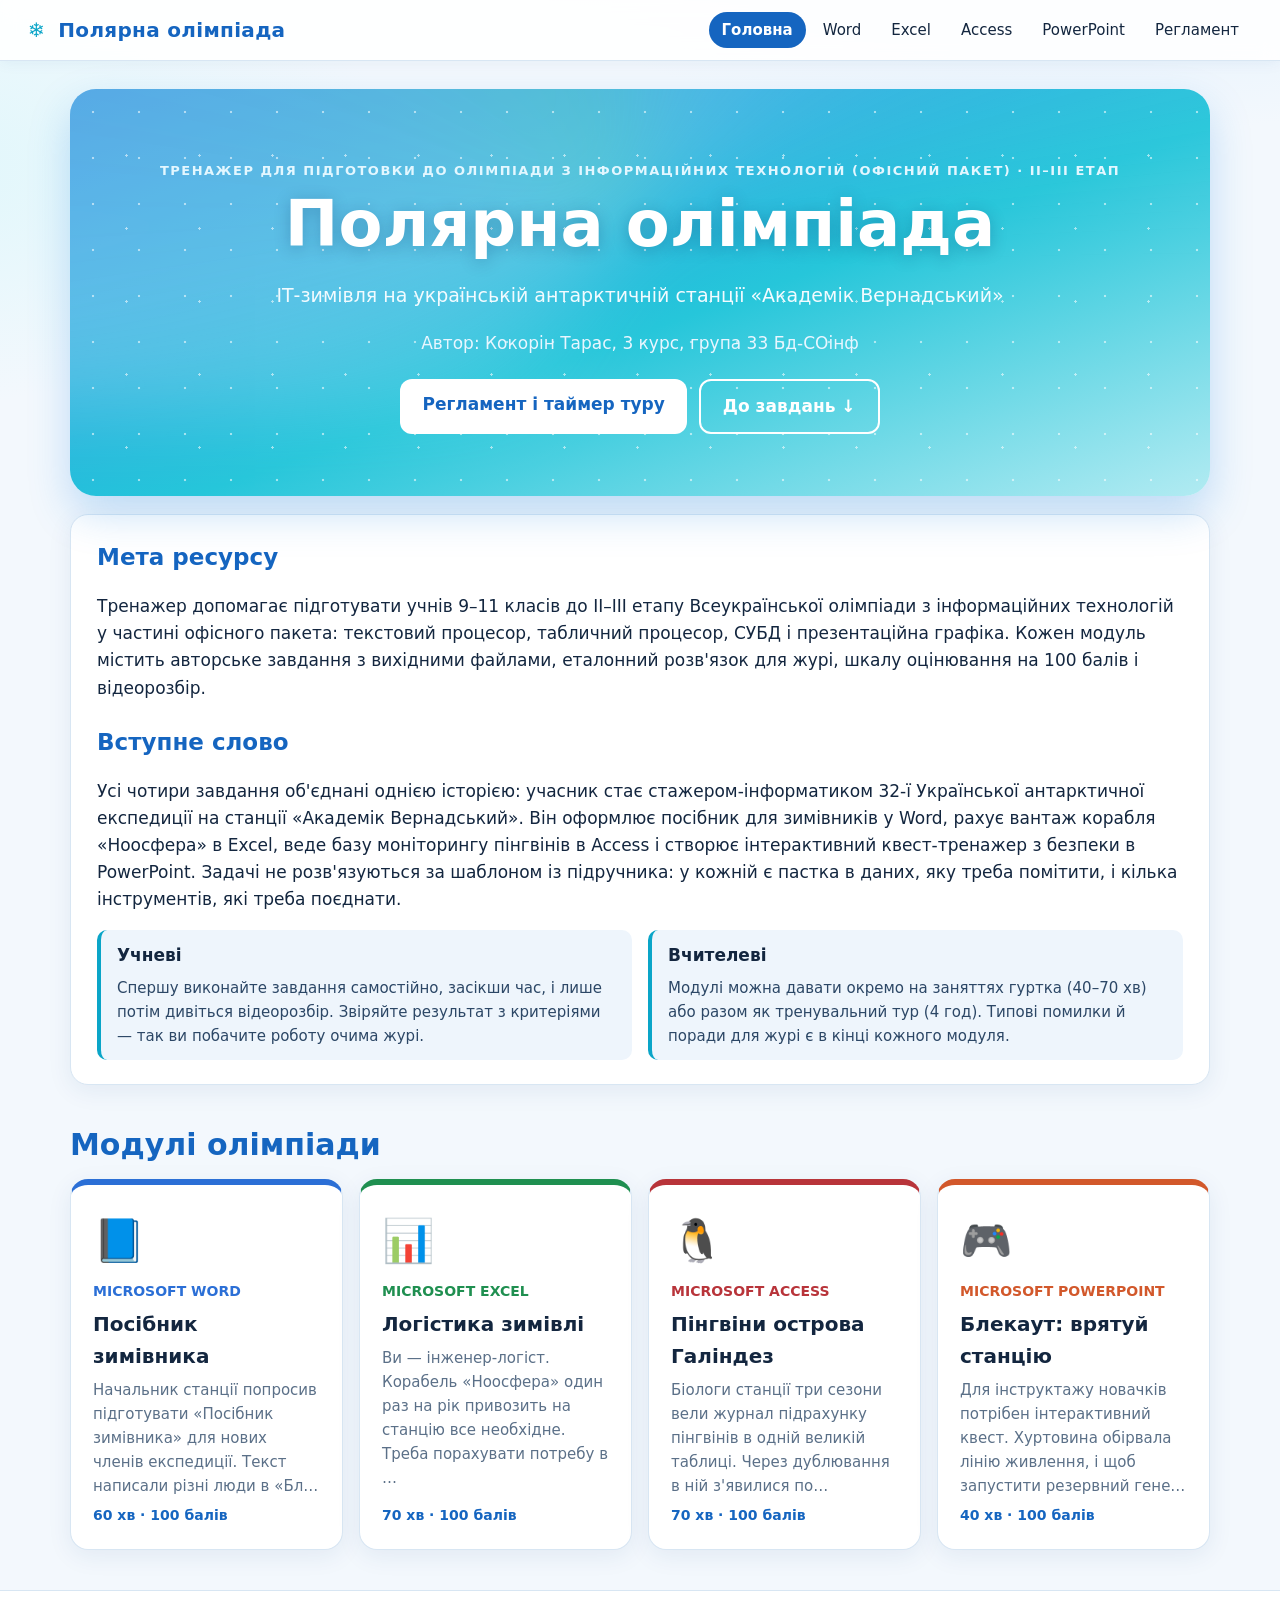
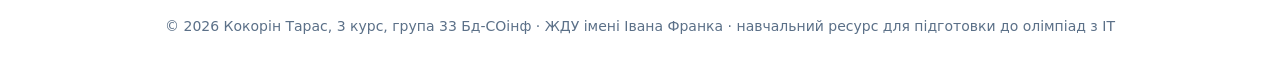
<file: index.html>
<!doctype html>
<html lang="uk">
<head>
<meta charset="utf-8">
<meta name="viewport" content="width=device-width, initial-scale=1">
<title>Головна — Полярна олімпіада</title>
<meta name="description" content="Тренажер для підготовки до олімпіади з інформаційних технологій (офісний пакет) · II–III етап">
<link rel="stylesheet" href="css/style.css?v=5">
</head>
<body>
<header class="top"><a class="brand" href="index.html"><span>❄</span> Полярна олімпіада</a><nav><a href="index.html" class=on>Головна</a><a href="word.html">Word</a><a href="excel.html">Excel</a><a href="access.html">Access</a><a href="powerpoint.html">PowerPoint</a><a href="reglament.html">Регламент</a></nav></header>
<main>

<section class="hero">
  <div class="aurora"></div>
  <p class="kicker">Тренажер для підготовки до олімпіади з інформаційних технологій (офісний пакет) · II–III етап</p>
  <h1>Полярна олімпіада</h1>
  <p class="lead">ІТ-зимівля на українській антарктичній станції «Академік Вернадський»</p>
  <p class="author">Автор: Кокорін Тарас, 3 курс, група 33 Бд-СОінф</p>
  <div class="cta"><a class="btn" href="reglament.html">Регламент і таймер туру</a><a class="btn ghost" href="#modules">До завдань ↓</a></div>
</section>
<section class="card intro">
  <h2>Мета ресурсу</h2>
  <p>Тренажер допомагає підготувати учнів 9–11 класів до II–III етапу Всеукраїнської олімпіади з інформаційних технологій у частині офісного пакета: текстовий процесор, табличний процесор, СУБД і презентаційна графіка. Кожен модуль містить авторське завдання з вихідними файлами, еталонний розв'язок для журі, шкалу оцінювання на 100 балів і відеорозбір.</p>
  <h2>Вступне слово</h2>
  <p>Усі чотири завдання об&#x27;єднані однією історією: учасник стає стажером-інформатиком 32-ї Української антарктичної експедиції на станції «Академік Вернадський». Він оформлює посібник для зимівників у Word, рахує вантаж корабля «Ноосфера» в Excel, веде базу моніторингу пінгвінів в Access і створює інтерактивний квест-тренажер з безпеки в PowerPoint. Задачі не розв&#x27;язуються за шаблоном із підручника: у кожній є пастка в даних, яку треба помітити, і кілька інструментів, які треба поєднати.</p>
  <div class="tips">
    <div><b>Учневі</b><p>Спершу виконайте завдання самостійно, засікши час, і лише потім дивіться відеорозбір. Звіряйте результат з критеріями — так ви побачите роботу очима журі.</p></div>
    <div><b>Вчителеві</b><p>Модулі можна давати окремо на заняттях гуртка (40–70 хв) або разом як тренувальний тур (4 год). Типові помилки й поради для журі є в кінці кожного модуля.</p></div>
  </div>
</section>
<h2 id="modules" class="section-title">Модулі олімпіади</h2>
<div class="modules"><a class="mcard word" href="word.html"><span class="icon">📘</span>
<span class="app">Microsoft Word</span><b>Посібник зимівника</b><span class="muted">Начальник станції попросив підготувати «Посібник зимівника» для нових членів експедиції. Текст написали різні люди в «Бл…</span><span class="meta">60 хв · 100 балів</span></a><a class="mcard excel" href="excel.html"><span class="icon">📊</span>
<span class="app">Microsoft Excel</span><b>Логістика зимівлі</b><span class="muted">Ви — інженер-логіст. Корабель «Ноосфера» один раз на рік привозить на станцію все необхідне. Треба порахувати потребу в …</span><span class="meta">70 хв · 100 балів</span></a><a class="mcard access" href="access.html"><span class="icon">🐧</span>
<span class="app">Microsoft Access</span><b>Пінгвіни острова Галіндез</b><span class="muted">Біологи станції три сезони вели журнал підрахунку пінгвінів в одній великій таблиці. Через дублювання в ній з&#x27;явилися по…</span><span class="meta">70 хв · 100 балів</span></a><a class="mcard powerpoint" href="powerpoint.html"><span class="icon">🎮</span>
<span class="app">Microsoft PowerPoint</span><b>Блекаут: врятуй станцію</b><span class="muted">Для інструктажу новачків потрібен інтерактивний квест. Хуртовина обірвала лінію живлення, і щоб запустити резервний гене…</span><span class="meta">40 хв · 100 балів</span></a></div>

</main>
<footer>© 2026 Кокорін Тарас, 3 курс, група 33 Бд-СОінф · ЖДУ імені Івана Франка · навчальний ресурс для підготовки до олімпіад з ІТ</footer>
<script src="js/app.js?v=5"></script>
</body>
</html>
</file>
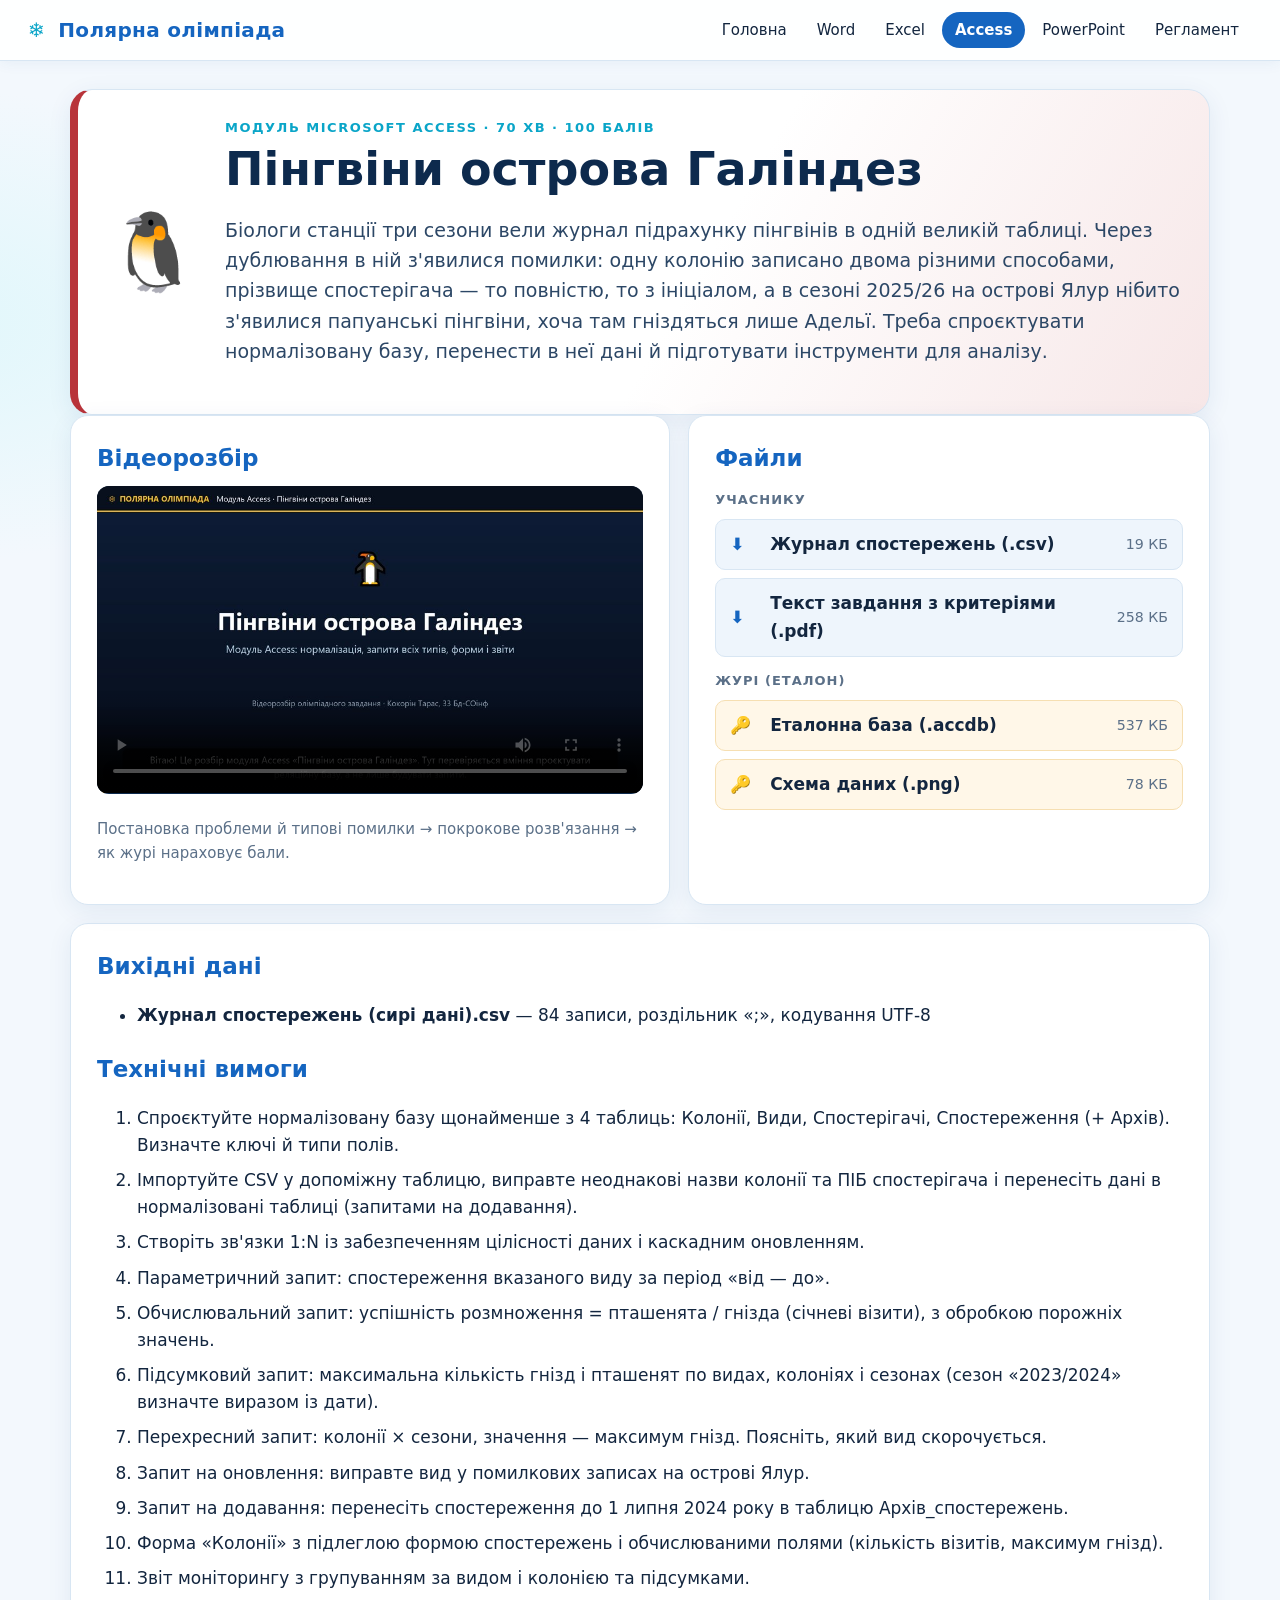
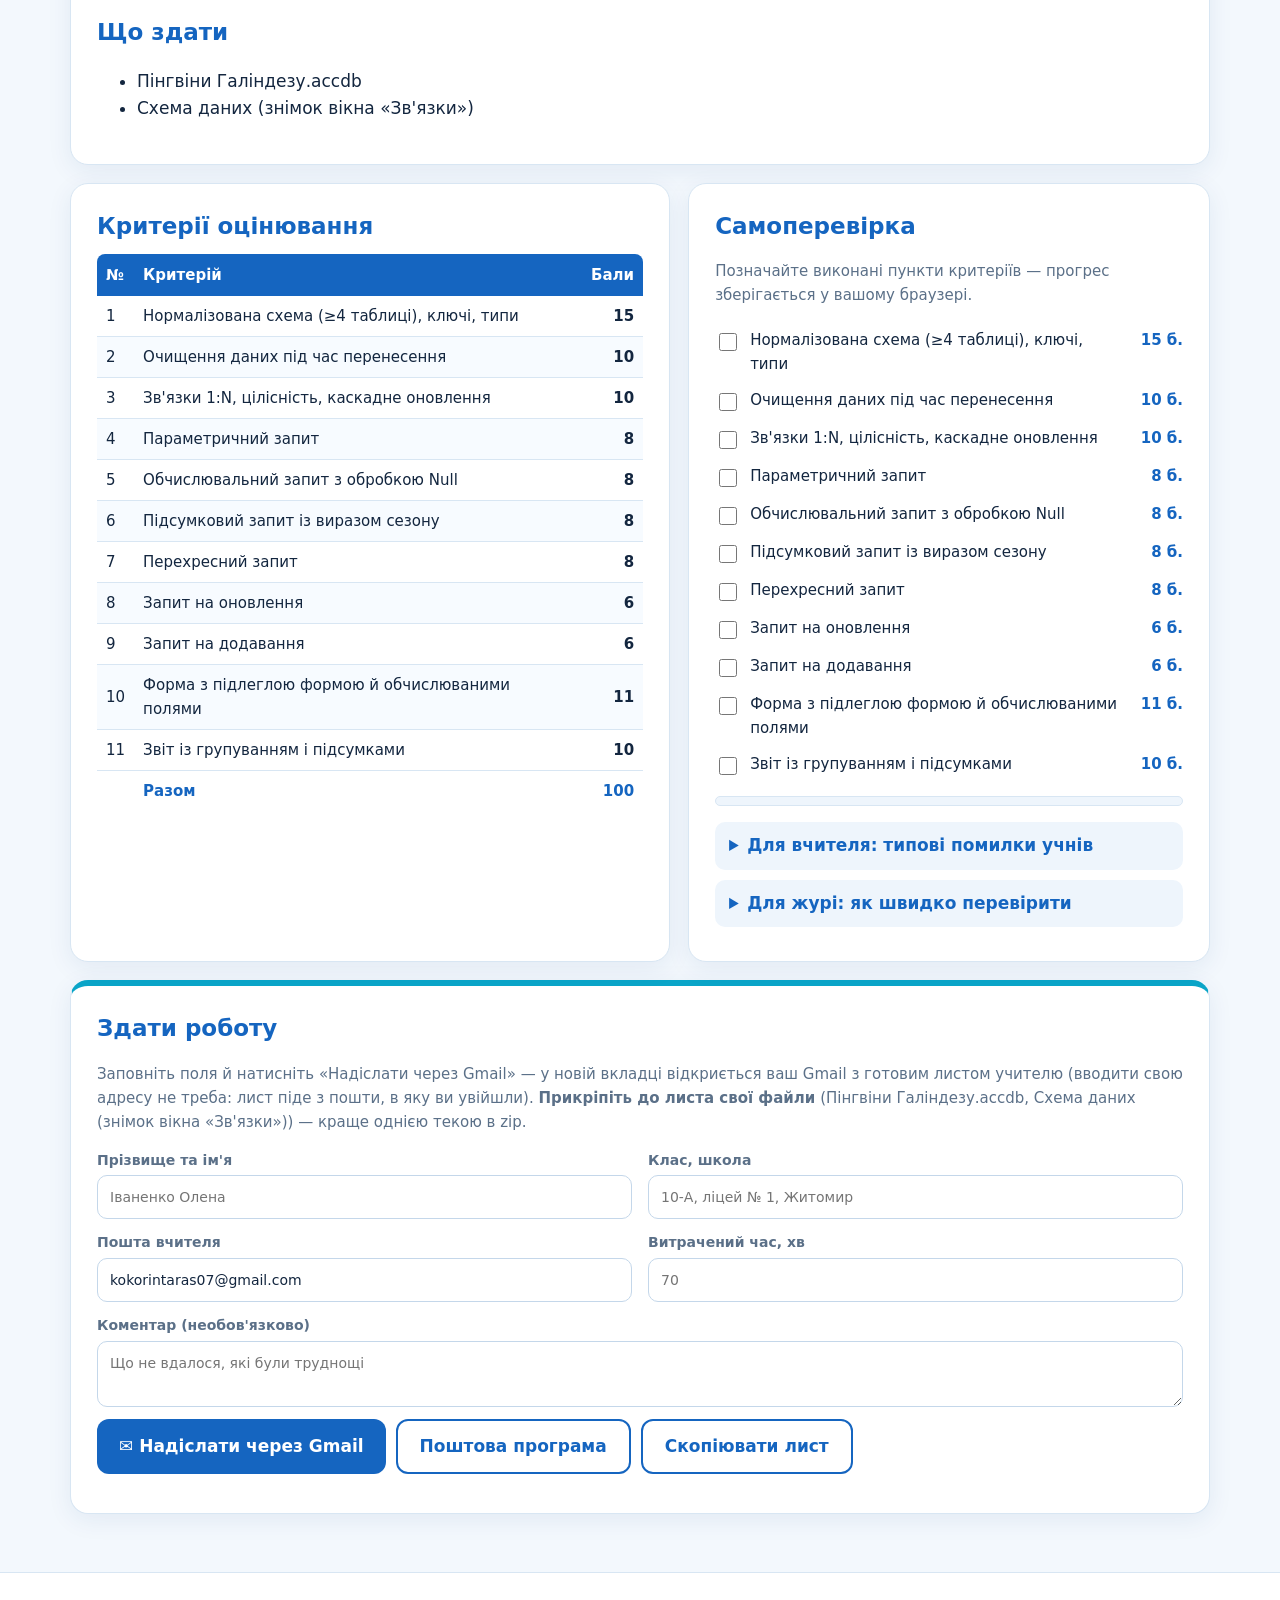
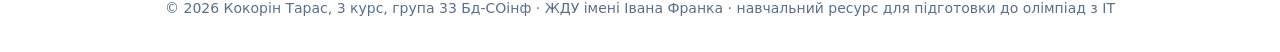
<file: access.html>
<!doctype html>
<html lang="uk">
<head>
<meta charset="utf-8">
<meta name="viewport" content="width=device-width, initial-scale=1">
<title>Пінгвіни острова Галіндез — Полярна олімпіада</title>
<meta name="description" content="Біологи станції три сезони вели журнал підрахунку пінгвінів в одній великій таблиці. Через дублювання в ній з&#x27;явилися помилки: одну колонію записано д">
<link rel="stylesheet" href="css/style.css?v=5">
</head>
<body>
<header class="top"><a class="brand" href="index.html"><span>❄</span> Полярна олімпіада</a><nav><a href="index.html">Головна</a><a href="word.html">Word</a><a href="excel.html">Excel</a><a href="access.html" class=on>Access</a><a href="powerpoint.html">PowerPoint</a><a href="reglament.html">Регламент</a></nav></header>
<main>

<section class="mod-hero access">
  <div class="icon">🐧</div>
  <div><p class="kicker">Модуль Microsoft Access · 70 хв · 100 балів</p><h1>Пінгвіни острова Галіндез</h1><p class="lead">Біологи станції три сезони вели журнал підрахунку пінгвінів в одній великій таблиці. Через дублювання в ній з&#x27;явилися помилки: одну колонію записано двома різними способами, прізвище спостерігача — то повністю, то з ініціалом, а в сезоні 2025/26 на острові Ялур нібито з&#x27;явилися папуанські пінгвіни, хоча там гніздяться лише Адельї. Треба спроєктувати нормалізовану базу, перенести в неї дані й підготувати інструменти для аналізу.</p></div>
</section>
<div class="grid2">
  <section class="card">
    <h2>Відеорозбір</h2>
    <video controls preload="metadata" poster="img/poster_access.jpg" src="video/access.mp4"></video>
    <p class="muted">Постановка проблеми й типові помилки → покрокове розв'язання → як журі нараховує бали.</p>
  </section>
  <section class="card">
    <h2>Файли</h2>
    <p class="label">Учаснику</p>
    <a class="dl student" href="files/access/Журнал спостережень (сирі дані).csv" download><span>⬇</span><b>Журнал спостережень (.csv)</b><small>19 КБ</small></a>
    <a class="dl student" href="files/access/Завдання — Пінгвіни острова Галіндез.pdf" download><span>⬇</span><b>Текст завдання з критеріями (.pdf)</b><small>258 КБ</small></a>
    <p class="label">Журі (еталон)</p>
    <a class="dl jury" href="files/access/Пінгвіни Галіндезу — еталон.accdb" download><span>🔑</span><b>Еталонна база (.accdb)</b><small>537 КБ</small></a><a class="dl jury" href="files/access/Схема даних (еталон).png" download><span>🔑</span><b>Схема даних (.png)</b><small>78 КБ</small></a>
  </section>
</div>
<section class="card">
  <h2>Вихідні дані</h2><ul><li><b>Журнал спостережень (сирі дані).csv</b> — 84 записи, роздільник «;», кодування UTF-8</li></ul>
  <h2>Технічні вимоги</h2><ol class="steps"><li>Спроєктуйте нормалізовану базу щонайменше з 4 таблиць: Колонії, Види, Спостерігачі, Спостереження (+ Архів). Визначте ключі й типи полів.</li><li>Імпортуйте CSV у допоміжну таблицю, виправте неоднакові назви колонії та ПІБ спостерігача і перенесіть дані в нормалізовані таблиці (запитами на додавання).</li><li>Створіть зв&#x27;язки 1:N із забезпеченням цілісності даних і каскадним оновленням.</li><li>Параметричний запит: спостереження вказаного виду за період «від — до».</li><li>Обчислювальний запит: успішність розмноження = пташенята / гнізда (січневі візити), з обробкою порожніх значень.</li><li>Підсумковий запит: максимальна кількість гнізд і пташенят по видах, колоніях і сезонах (сезон «2023/2024» визначте виразом із дати).</li><li>Перехресний запит: колонії × сезони, значення — максимум гнізд. Поясніть, який вид скорочується.</li><li>Запит на оновлення: виправте вид у помилкових записах на острові Ялур.</li><li>Запит на додавання: перенесіть спостереження до 1 липня 2024 року в таблицю Архів_спостережень.</li><li>Форма «Колонії» з підлеглою формою спостережень і обчислюваними полями (кількість візитів, максимум гнізд).</li><li>Звіт моніторингу з групуванням за видом і колонією та підсумками.</li></ol>
  <h2>Що здати</h2><ul><li>Пінгвіни Галіндезу.accdb</li><li>Схема даних (знімок вікна «Зв&#x27;язки»)</li></ul>
</section>
<div class="grid2">
  <section class="card">
    <h2>Критерії оцінювання</h2>
    <table class="rubric"><thead><tr><th>№</th><th>Критерій</th><th>Бали</th></tr></thead><tbody><tr><td>1</td><td>Нормалізована схема (≥4 таблиці), ключі, типи</td><td>15</td></tr><tr><td>2</td><td>Очищення даних під час перенесення</td><td>10</td></tr><tr><td>3</td><td>Зв&#x27;язки 1:N, цілісність, каскадне оновлення</td><td>10</td></tr><tr><td>4</td><td>Параметричний запит</td><td>8</td></tr><tr><td>5</td><td>Обчислювальний запит з обробкою Null</td><td>8</td></tr><tr><td>6</td><td>Підсумковий запит із виразом сезону</td><td>8</td></tr><tr><td>7</td><td>Перехресний запит</td><td>8</td></tr><tr><td>8</td><td>Запит на оновлення</td><td>6</td></tr><tr><td>9</td><td>Запит на додавання</td><td>6</td></tr><tr><td>10</td><td>Форма з підлеглою формою й обчислюваними полями</td><td>11</td></tr><tr><td>11</td><td>Звіт із групуванням і підсумками</td><td>10</td></tr></tbody>
    <tfoot><tr><td></td><td>Разом</td><td>100</td></tr></tfoot></table>
  </section>
  <section class="card">
    <h2>Самоперевірка</h2>
    <p class="muted">Позначайте виконані пункти критеріїв — прогрес зберігається у вашому браузері.</p>
    <div class="check" data-module="access"><label><input type="checkbox" data-key="access-r0"> Нормалізована схема (≥4 таблиці), ключі, типи <span class="pts">15 б.</span></label><label><input type="checkbox" data-key="access-r1"> Очищення даних під час перенесення <span class="pts">10 б.</span></label><label><input type="checkbox" data-key="access-r2"> Зв&#x27;язки 1:N, цілісність, каскадне оновлення <span class="pts">10 б.</span></label><label><input type="checkbox" data-key="access-r3"> Параметричний запит <span class="pts">8 б.</span></label><label><input type="checkbox" data-key="access-r4"> Обчислювальний запит з обробкою Null <span class="pts">8 б.</span></label><label><input type="checkbox" data-key="access-r5"> Підсумковий запит із виразом сезону <span class="pts">8 б.</span></label><label><input type="checkbox" data-key="access-r6"> Перехресний запит <span class="pts">8 б.</span></label><label><input type="checkbox" data-key="access-r7"> Запит на оновлення <span class="pts">6 б.</span></label><label><input type="checkbox" data-key="access-r8"> Запит на додавання <span class="pts">6 б.</span></label><label><input type="checkbox" data-key="access-r9"> Форма з підлеглою формою й обчислюваними полями <span class="pts">11 б.</span></label><label><input type="checkbox" data-key="access-r10"> Звіт із групуванням і підсумками <span class="pts">10 б.</span></label></div>
    <div class="bar"><i data-bar="access"></i></div>
    <details><summary>Для вчителя: типові помилки учнів</summary><ul><li>Імпортують CSV як одну таблицю і будують на ній усі запити — це не нормалізація.</li><li>Не помічають «Петерман Західна» без дефіса: у довіднику колоній з&#x27;являються 7 колоній замість 6.</li><li>Сезон рахують як рік дати — листопад і січень одного сезону потрапляють у різні групи.</li><li>Ділять на порожнє поле «Гнізда» в лютневих записах — запит видає помилку.</li><li>Запит на оновлення пишуть без умови за колонією — «виправляють» вид в усіх колоніях.</li></ul></details>
    <details><summary>Для журі: як швидко перевірити</summary><p>Відкрийте вікно «Зв&#x27;язки»: має бути 3 зв&#x27;язки з позначками 1 і ∞. Після запиту на оновлення в базі не лишається жодного папуанського пінгвіна на Ялурі; у таблиці Колонії — рівно 6 записів.</p></details>
  </section>
</div>
<section class="card submit" id="submit">
  <h2>Здати роботу</h2>
  <p class="muted">Заповніть поля й натисніть «Надіслати через Gmail» — у новій вкладці відкриється ваш Gmail з готовим листом учителю (вводити свою адресу не треба: лист піде з пошти, в яку ви увійшли).
  <b>Прикріпіть до листа свої файли</b> (Пінгвіни Галіндезу.accdb, Схема даних (знімок вікна «Зв&#x27;язки»)) — краще однією текою в zip.</p>
  <form class="sub-form" data-module="access" data-title="Microsoft Access · Пінгвіни острова Галіндез" data-steps="11">
    <label>Прізвище та ім'я<input name="name" required placeholder="Іваненко Олена"></label>
    <label>Клас, школа<input name="school" required placeholder="10-А, ліцей № 1, Житомир"></label>
    <label>Пошта вчителя<input name="to" type="email" required value="kokorintaras07@gmail.com"></label>
    <label>Витрачений час, хв<input name="time" type="number" min="1" max="300" placeholder="70"></label>
    <label class="wide">Коментар (необов'язково)<textarea name="note" rows="2" placeholder="Що не вдалося, які були труднощі"></textarea></label>
    <div class="sub-btns"><button class="btn" type="submit">✉ Надіслати через Gmail</button>
    <button class="btn ghost" type="button" data-act="mailto">Поштова програма</button>
    <button class="btn ghost" type="button" data-act="copy">Скопіювати лист</button></div>
  </form>
  <p class="sub-msg muted"></p>
</section>

</main>
<footer>© 2026 Кокорін Тарас, 3 курс, група 33 Бд-СОінф · ЖДУ імені Івана Франка · навчальний ресурс для підготовки до олімпіад з ІТ</footer>
<script src="js/app.js?v=5"></script>
</body>
</html>
</file>
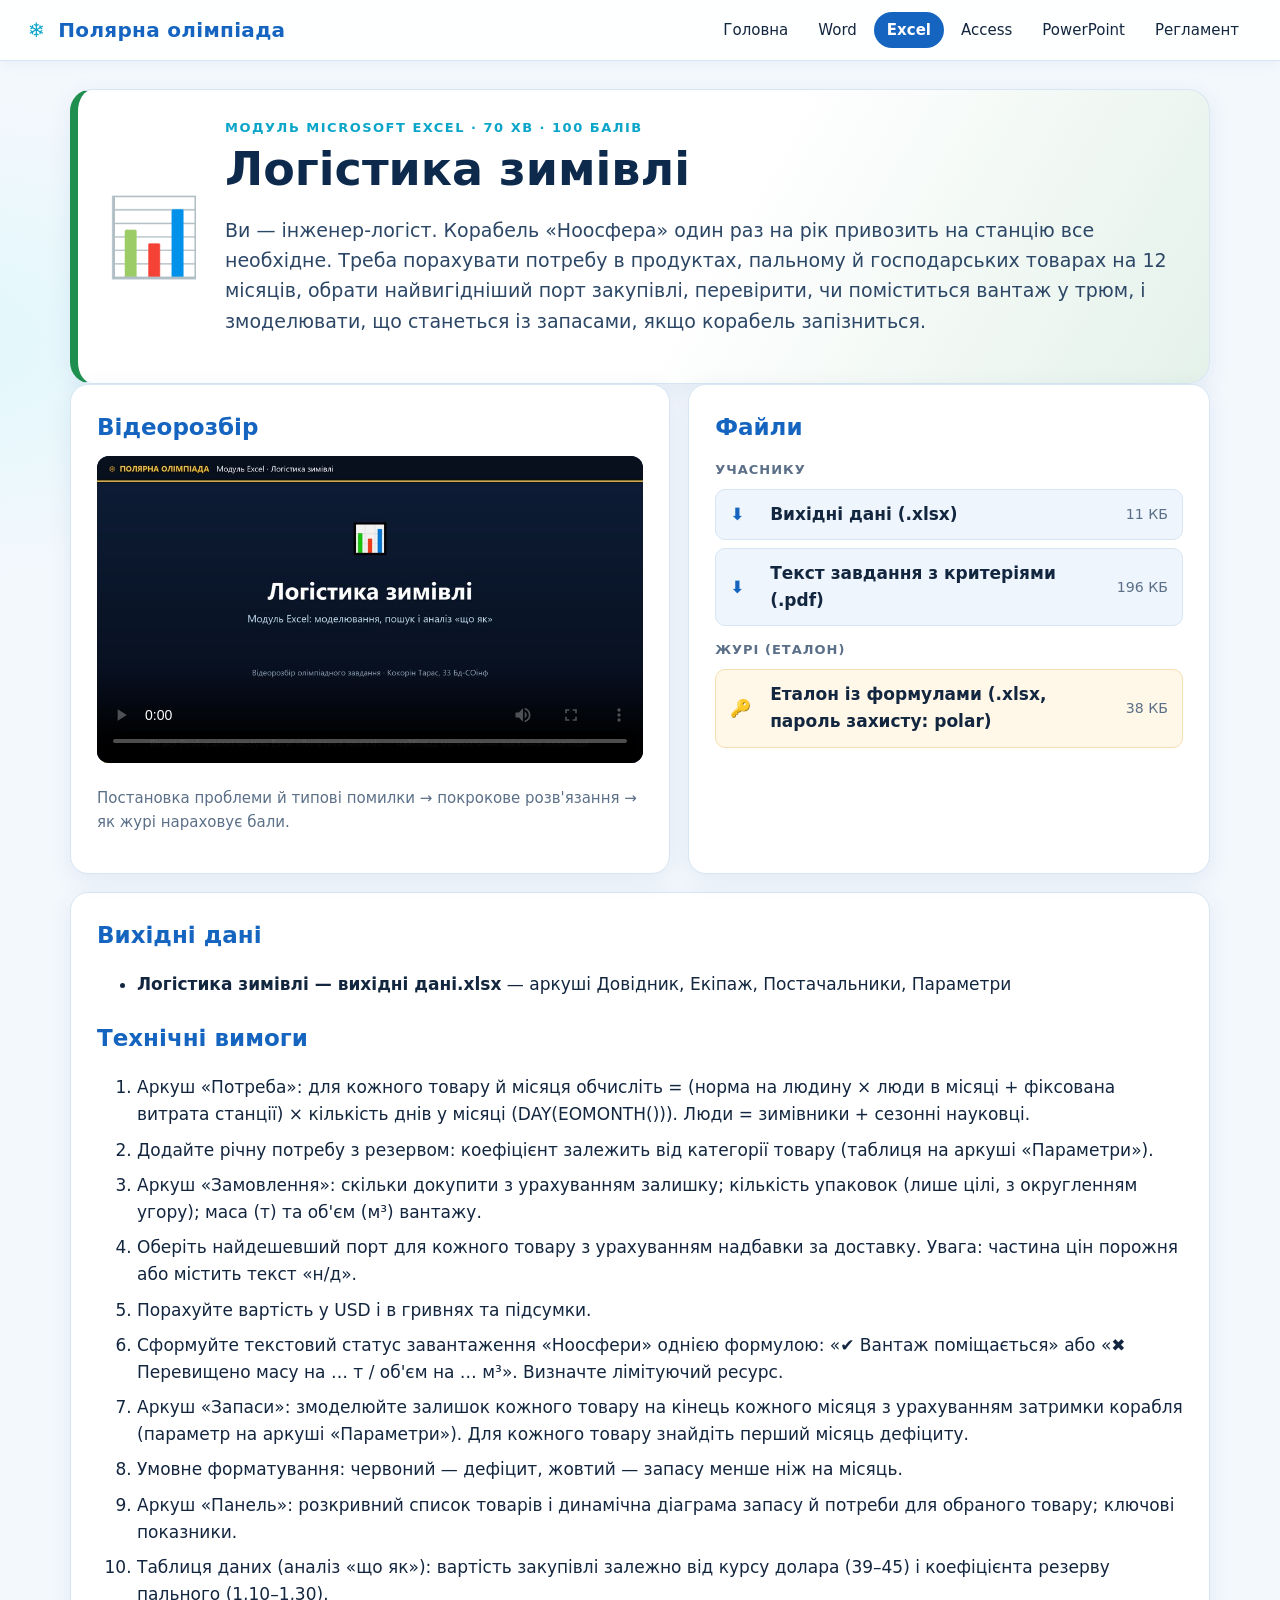
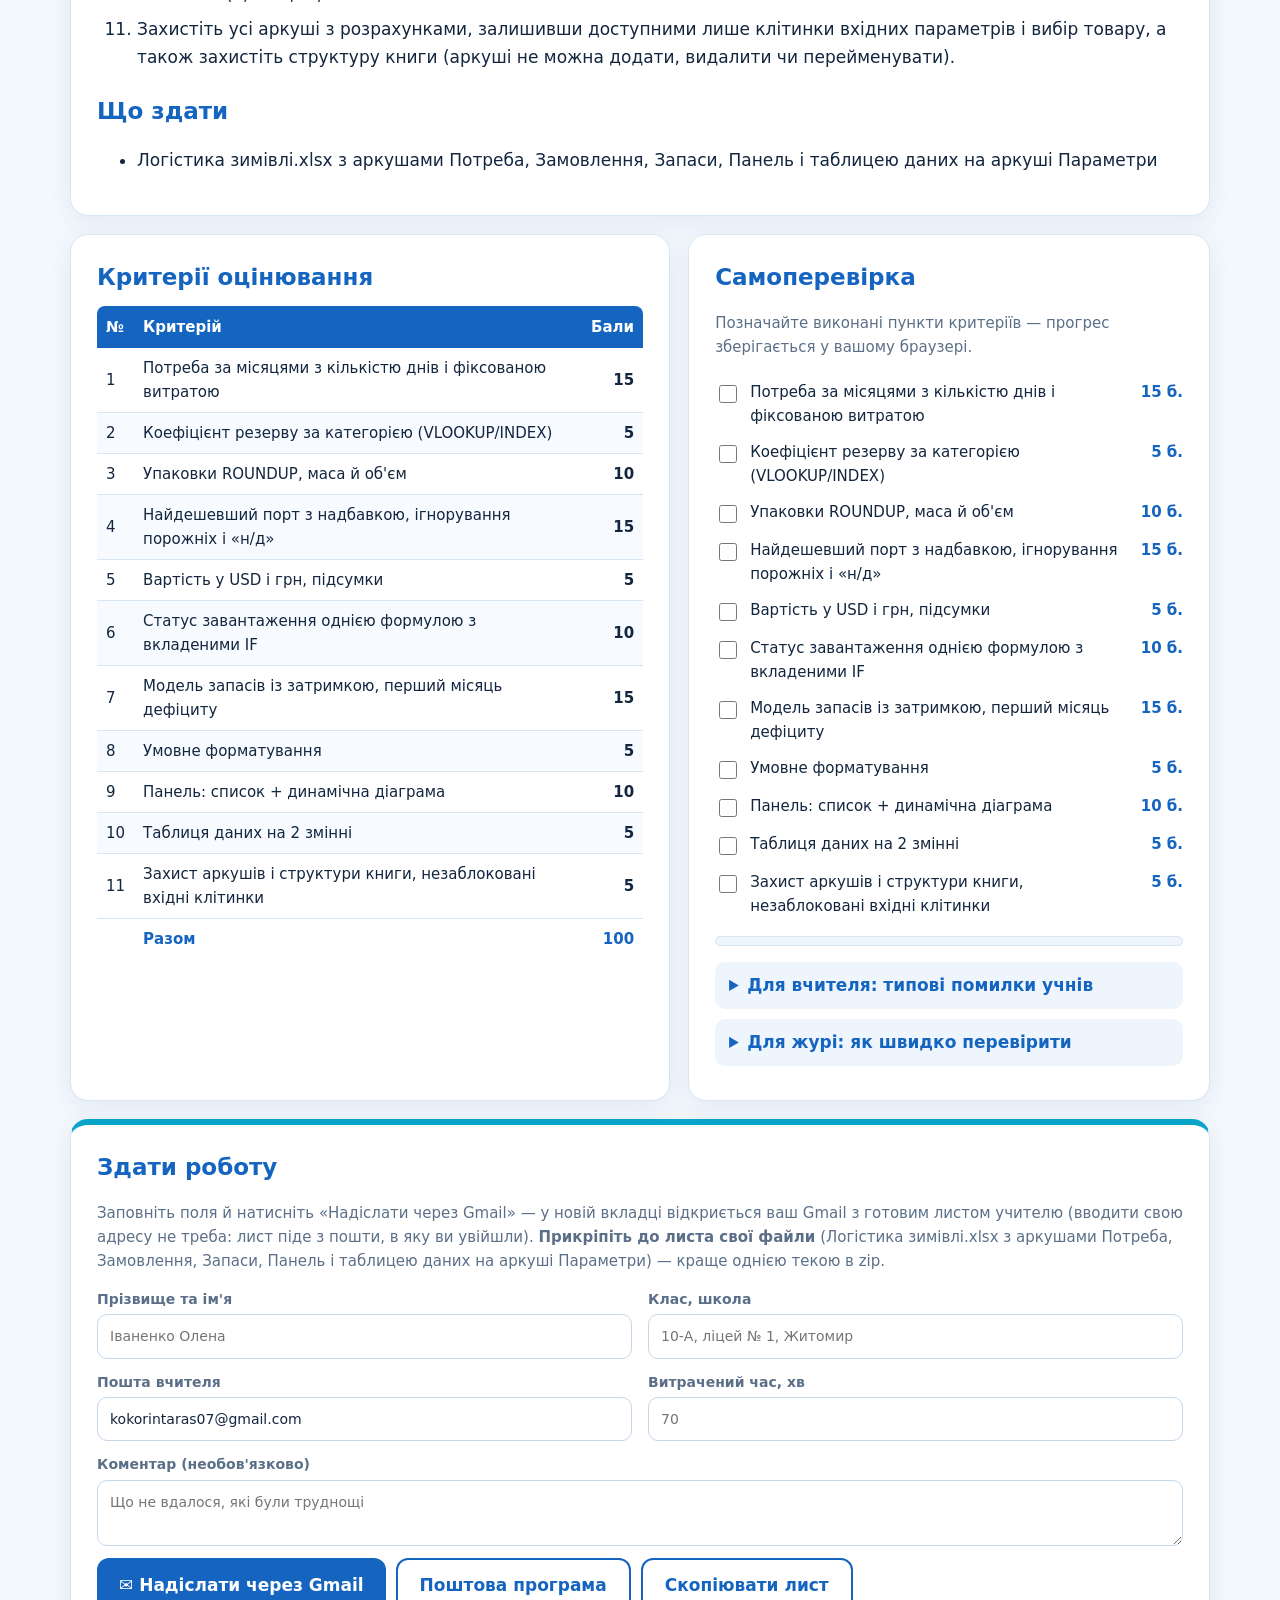
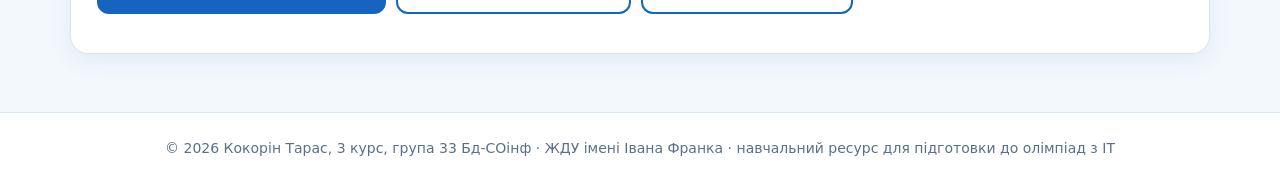
<file: excel.html>
<!doctype html>
<html lang="uk">
<head>
<meta charset="utf-8">
<meta name="viewport" content="width=device-width, initial-scale=1">
<title>Логістика зимівлі — Полярна олімпіада</title>
<meta name="description" content="Ви — інженер-логіст. Корабель «Ноосфера» один раз на рік привозить на станцію все необхідне. Треба порахувати потребу в продуктах, пальному й господар">
<link rel="stylesheet" href="css/style.css?v=5">
</head>
<body>
<header class="top"><a class="brand" href="index.html"><span>❄</span> Полярна олімпіада</a><nav><a href="index.html">Головна</a><a href="word.html">Word</a><a href="excel.html" class=on>Excel</a><a href="access.html">Access</a><a href="powerpoint.html">PowerPoint</a><a href="reglament.html">Регламент</a></nav></header>
<main>

<section class="mod-hero excel">
  <div class="icon">📊</div>
  <div><p class="kicker">Модуль Microsoft Excel · 70 хв · 100 балів</p><h1>Логістика зимівлі</h1><p class="lead">Ви — інженер-логіст. Корабель «Ноосфера» один раз на рік привозить на станцію все необхідне. Треба порахувати потребу в продуктах, пальному й господарських товарах на 12 місяців, обрати найвигідніший порт закупівлі, перевірити, чи поміститься вантаж у трюм, і змоделювати, що станеться із запасами, якщо корабель запізниться.</p></div>
</section>
<div class="grid2">
  <section class="card">
    <h2>Відеорозбір</h2>
    <video controls preload="metadata" poster="img/poster_excel.jpg" src="video/excel.mp4"></video>
    <p class="muted">Постановка проблеми й типові помилки → покрокове розв'язання → як журі нараховує бали.</p>
  </section>
  <section class="card">
    <h2>Файли</h2>
    <p class="label">Учаснику</p>
    <a class="dl student" href="files/excel/Логістика зимівлі — вихідні дані.xlsx" download><span>⬇</span><b>Вихідні дані (.xlsx)</b><small>11 КБ</small></a>
    <a class="dl student" href="files/excel/Завдання — Логістика зимівлі.pdf" download><span>⬇</span><b>Текст завдання з критеріями (.pdf)</b><small>196 КБ</small></a>
    <p class="label">Журі (еталон)</p>
    <a class="dl jury" href="files/excel/Логістика зимівлі — еталон.xlsx" download><span>🔑</span><b>Еталон із формулами (.xlsx, пароль захисту: polar)</b><small>38 КБ</small></a>
  </section>
</div>
<section class="card">
  <h2>Вихідні дані</h2><ul><li><b>Логістика зимівлі — вихідні дані.xlsx</b> — аркуші Довідник, Екіпаж, Постачальники, Параметри</li></ul>
  <h2>Технічні вимоги</h2><ol class="steps"><li>Аркуш «Потреба»: для кожного товару й місяця обчисліть = (норма на людину × люди в місяці + фіксована витрата станції) × кількість днів у місяці (DAY(EOMONTH())). Люди = зимівники + сезонні науковці.</li><li>Додайте річну потребу з резервом: коефіцієнт залежить від категорії товару (таблиця на аркуші «Параметри»).</li><li>Аркуш «Замовлення»: скільки докупити з урахуванням залишку; кількість упаковок (лише цілі, з округленням угору); маса (т) та об&#x27;єм (м³) вантажу.</li><li>Оберіть найдешевший порт для кожного товару з урахуванням надбавки за доставку. Увага: частина цін порожня або містить текст «н/д».</li><li>Порахуйте вартість у USD і в гривнях та підсумки.</li><li>Сформуйте текстовий статус завантаження «Ноосфери» однією формулою: «✔ Вантаж поміщається» або «✖ Перевищено масу на … т / об&#x27;єм на … м³». Визначте лімітуючий ресурс.</li><li>Аркуш «Запаси»: змоделюйте залишок кожного товару на кінець кожного місяця з урахуванням затримки корабля (параметр на аркуші «Параметри»). Для кожного товару знайдіть перший місяць дефіциту.</li><li>Умовне форматування: червоний — дефіцит, жовтий — запасу менше ніж на місяць.</li><li>Аркуш «Панель»: розкривний список товарів і динамічна діаграма запасу й потреби для обраного товару; ключові показники.</li><li>Таблиця даних (аналіз «що як»): вартість закупівлі залежно від курсу долара (39–45) і коефіцієнта резерву пального (1,10–1,30).</li><li>Захистіть усі аркуші з розрахунками, залишивши доступними лише клітинки вхідних параметрів і вибір товару, а також захистіть структуру книги (аркуші не можна додати, видалити чи перейменувати).</li></ol>
  <h2>Що здати</h2><ul><li>Логістика зимівлі.xlsx з аркушами Потреба, Замовлення, Запаси, Панель і таблицею даних на аркуші Параметри</li></ul>
</section>
<div class="grid2">
  <section class="card">
    <h2>Критерії оцінювання</h2>
    <table class="rubric"><thead><tr><th>№</th><th>Критерій</th><th>Бали</th></tr></thead><tbody><tr><td>1</td><td>Потреба за місяцями з кількістю днів і фіксованою витратою</td><td>15</td></tr><tr><td>2</td><td>Коефіцієнт резерву за категорією (VLOOKUP/INDEX)</td><td>5</td></tr><tr><td>3</td><td>Упаковки ROUNDUP, маса й об&#x27;єм</td><td>10</td></tr><tr><td>4</td><td>Найдешевший порт з надбавкою, ігнорування порожніх і «н/д»</td><td>15</td></tr><tr><td>5</td><td>Вартість у USD і грн, підсумки</td><td>5</td></tr><tr><td>6</td><td>Статус завантаження однією формулою з вкладеними IF</td><td>10</td></tr><tr><td>7</td><td>Модель запасів із затримкою, перший місяць дефіциту</td><td>15</td></tr><tr><td>8</td><td>Умовне форматування</td><td>5</td></tr><tr><td>9</td><td>Панель: список + динамічна діаграма</td><td>10</td></tr><tr><td>10</td><td>Таблиця даних на 2 змінні</td><td>5</td></tr><tr><td>11</td><td>Захист аркушів і структури книги, незаблоковані вхідні клітинки</td><td>5</td></tr></tbody>
    <tfoot><tr><td></td><td>Разом</td><td>100</td></tr></tfoot></table>
  </section>
  <section class="card">
    <h2>Самоперевірка</h2>
    <p class="muted">Позначайте виконані пункти критеріїв — прогрес зберігається у вашому браузері.</p>
    <div class="check" data-module="excel"><label><input type="checkbox" data-key="excel-r0"> Потреба за місяцями з кількістю днів і фіксованою витратою <span class="pts">15 б.</span></label><label><input type="checkbox" data-key="excel-r1"> Коефіцієнт резерву за категорією (VLOOKUP/INDEX) <span class="pts">5 б.</span></label><label><input type="checkbox" data-key="excel-r2"> Упаковки ROUNDUP, маса й об&#x27;єм <span class="pts">10 б.</span></label><label><input type="checkbox" data-key="excel-r3"> Найдешевший порт з надбавкою, ігнорування порожніх і «н/д» <span class="pts">15 б.</span></label><label><input type="checkbox" data-key="excel-r4"> Вартість у USD і грн, підсумки <span class="pts">5 б.</span></label><label><input type="checkbox" data-key="excel-r5"> Статус завантаження однією формулою з вкладеними IF <span class="pts">10 б.</span></label><label><input type="checkbox" data-key="excel-r6"> Модель запасів із затримкою, перший місяць дефіциту <span class="pts">15 б.</span></label><label><input type="checkbox" data-key="excel-r7"> Умовне форматування <span class="pts">5 б.</span></label><label><input type="checkbox" data-key="excel-r8"> Панель: список + динамічна діаграма <span class="pts">10 б.</span></label><label><input type="checkbox" data-key="excel-r9"> Таблиця даних на 2 змінні <span class="pts">5 б.</span></label><label><input type="checkbox" data-key="excel-r10"> Захист аркушів і структури книги, незаблоковані вхідні клітинки <span class="pts">5 б.</span></label></div>
    <div class="bar"><i data-bar="excel"></i></div>
    <details><summary>Для вчителя: типові помилки учнів</summary><ul><li>Множать на 30 днів замість фактичної кількості днів у місяці.</li><li>Обирають порт за найменшою ціною в прайсі, забуваючи про надбавку: для пального й фруктів переможець змінюється.</li><li>Функція MIN спотикається об «н/д» або вважає порожню клітинку нулем.</li><li>Округлюють упаковки функцією ROUND — частина вантажу не замовлена.</li><li>Таблицю даних будують на іншому аркуші — Excel вимагає, щоб вхідні клітинки були на тому ж аркуші.</li></ul></details>
    <details><summary>Для журі: як швидко перевірити</summary><p>Змініть затримку корабля на 1 і 2 місяці: у правильному розв&#x27;язку з&#x27;являються дефіцити (1 позиція і 5 позицій відповідно). Змініть курс — має змінитися лише вартість у гривнях.</p></details>
  </section>
</div>
<section class="card submit" id="submit">
  <h2>Здати роботу</h2>
  <p class="muted">Заповніть поля й натисніть «Надіслати через Gmail» — у новій вкладці відкриється ваш Gmail з готовим листом учителю (вводити свою адресу не треба: лист піде з пошти, в яку ви увійшли).
  <b>Прикріпіть до листа свої файли</b> (Логістика зимівлі.xlsx з аркушами Потреба, Замовлення, Запаси, Панель і таблицею даних на аркуші Параметри) — краще однією текою в zip.</p>
  <form class="sub-form" data-module="excel" data-title="Microsoft Excel · Логістика зимівлі" data-steps="11">
    <label>Прізвище та ім'я<input name="name" required placeholder="Іваненко Олена"></label>
    <label>Клас, школа<input name="school" required placeholder="10-А, ліцей № 1, Житомир"></label>
    <label>Пошта вчителя<input name="to" type="email" required value="kokorintaras07@gmail.com"></label>
    <label>Витрачений час, хв<input name="time" type="number" min="1" max="300" placeholder="70"></label>
    <label class="wide">Коментар (необов'язково)<textarea name="note" rows="2" placeholder="Що не вдалося, які були труднощі"></textarea></label>
    <div class="sub-btns"><button class="btn" type="submit">✉ Надіслати через Gmail</button>
    <button class="btn ghost" type="button" data-act="mailto">Поштова програма</button>
    <button class="btn ghost" type="button" data-act="copy">Скопіювати лист</button></div>
  </form>
  <p class="sub-msg muted"></p>
</section>

</main>
<footer>© 2026 Кокорін Тарас, 3 курс, група 33 Бд-СОінф · ЖДУ імені Івана Франка · навчальний ресурс для підготовки до олімпіад з ІТ</footer>
<script src="js/app.js?v=5"></script>
</body>
</html>
</file>
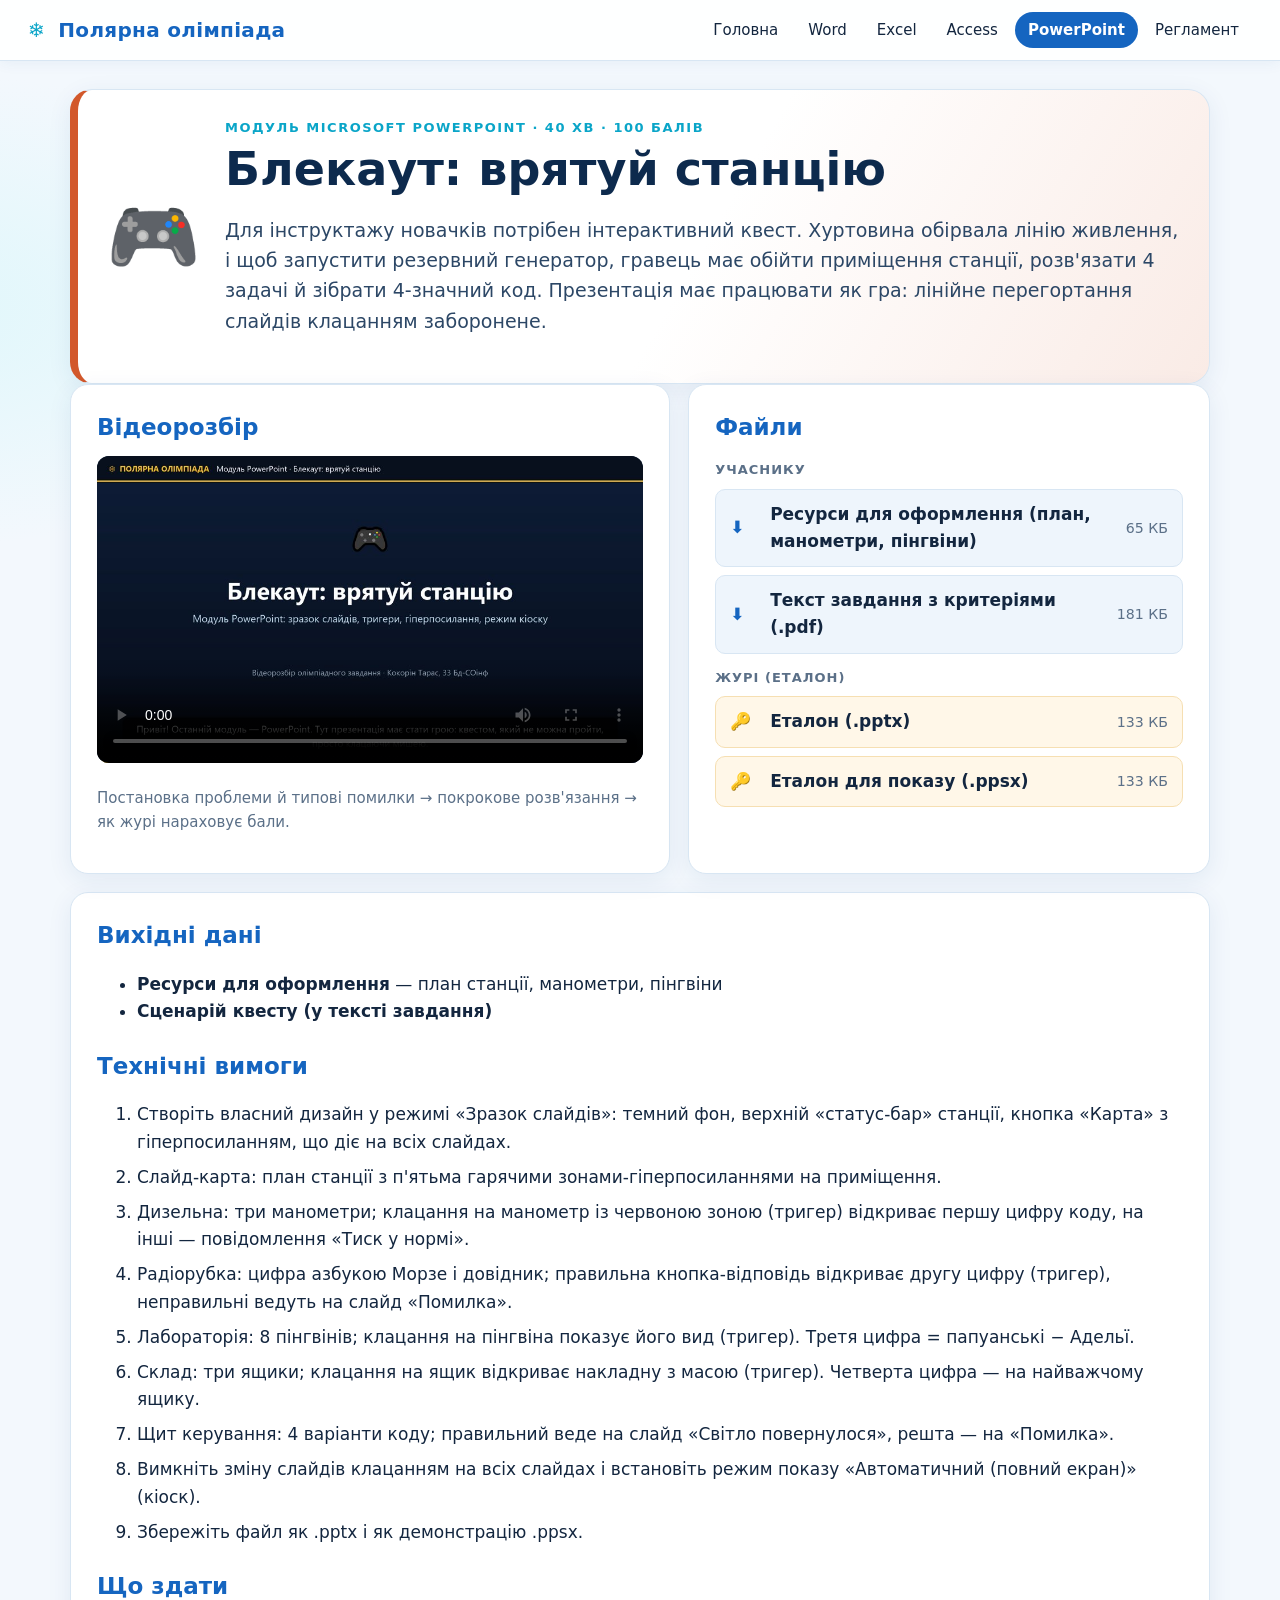
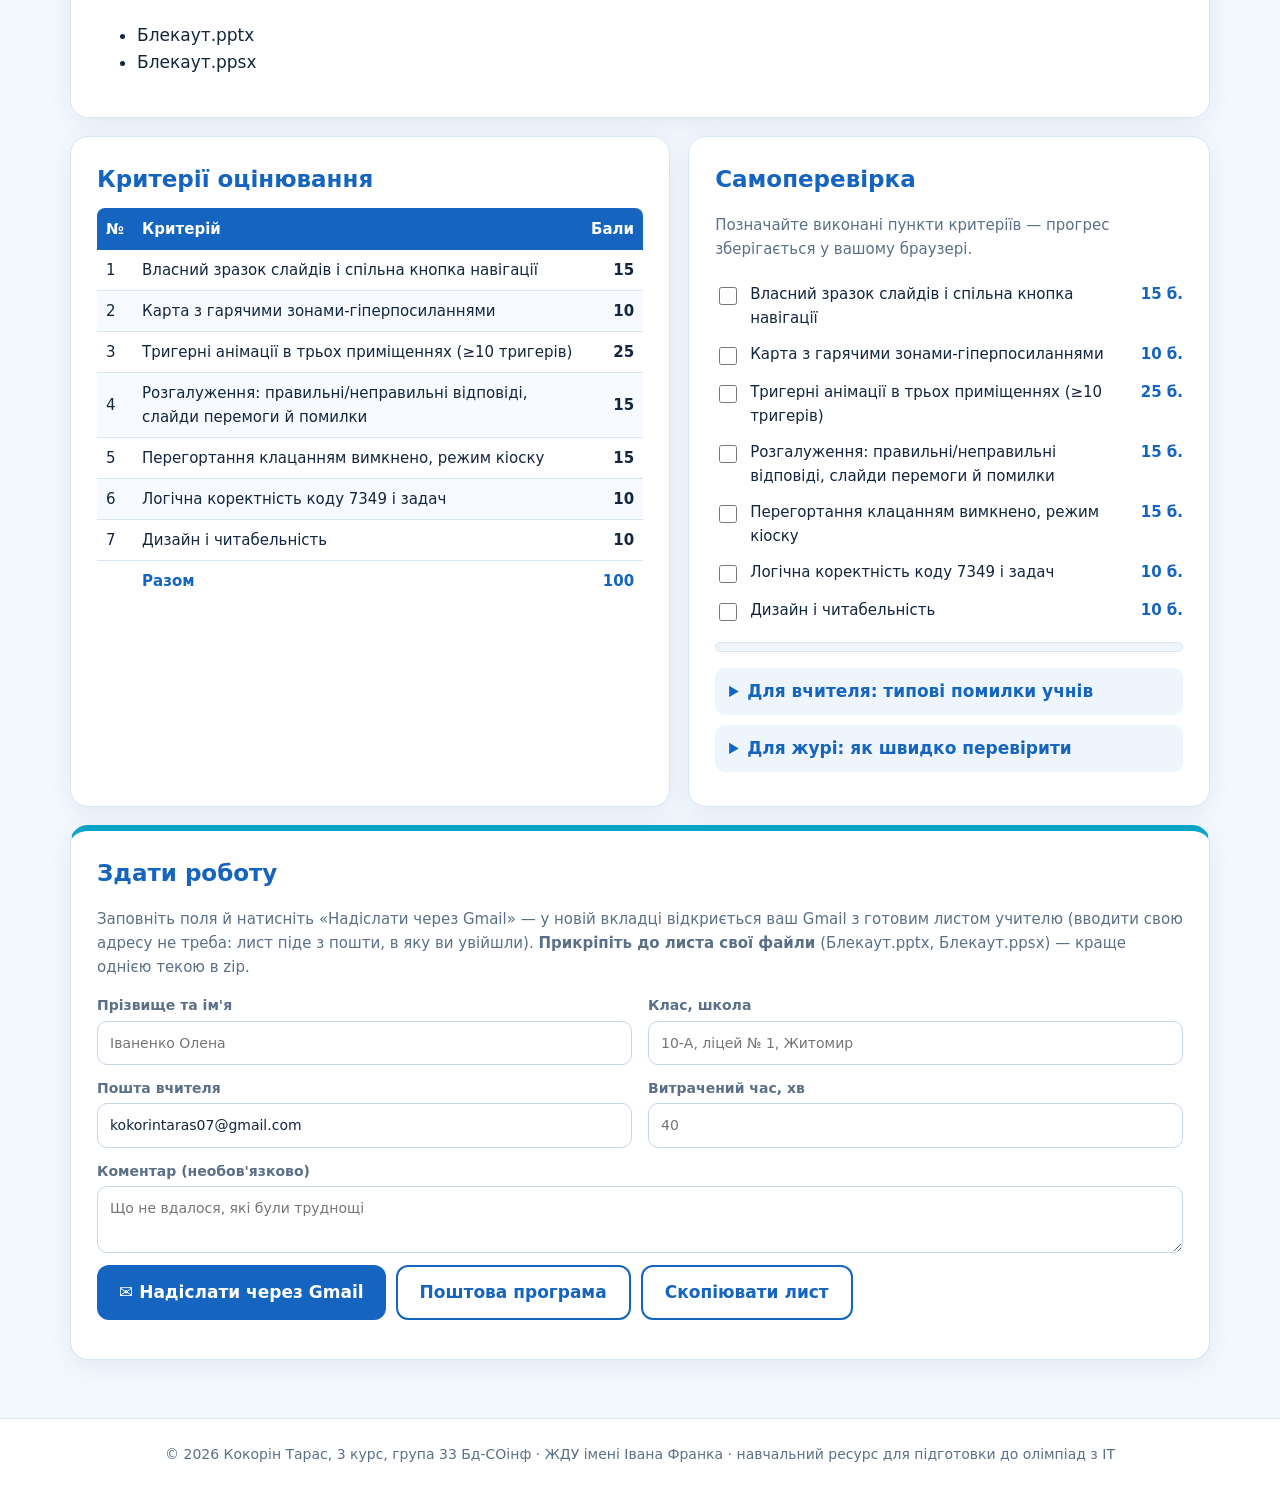
<file: powerpoint.html>
<!doctype html>
<html lang="uk">
<head>
<meta charset="utf-8">
<meta name="viewport" content="width=device-width, initial-scale=1">
<title>Блекаут: врятуй станцію — Полярна олімпіада</title>
<meta name="description" content="Для інструктажу новачків потрібен інтерактивний квест. Хуртовина обірвала лінію живлення, і щоб запустити резервний генератор, гравець має обійти прим">
<link rel="stylesheet" href="css/style.css?v=5">
</head>
<body>
<header class="top"><a class="brand" href="index.html"><span>❄</span> Полярна олімпіада</a><nav><a href="index.html">Головна</a><a href="word.html">Word</a><a href="excel.html">Excel</a><a href="access.html">Access</a><a href="powerpoint.html" class=on>PowerPoint</a><a href="reglament.html">Регламент</a></nav></header>
<main>

<section class="mod-hero powerpoint">
  <div class="icon">🎮</div>
  <div><p class="kicker">Модуль Microsoft PowerPoint · 40 хв · 100 балів</p><h1>Блекаут: врятуй станцію</h1><p class="lead">Для інструктажу новачків потрібен інтерактивний квест. Хуртовина обірвала лінію живлення, і щоб запустити резервний генератор, гравець має обійти приміщення станції, розв&#x27;язати 4 задачі й зібрати 4-значний код. Презентація має працювати як гра: лінійне перегортання слайдів клацанням заборонене.</p></div>
</section>
<div class="grid2">
  <section class="card">
    <h2>Відеорозбір</h2>
    <video controls preload="metadata" poster="img/poster_powerpoint.jpg" src="video/powerpoint.mp4"></video>
    <p class="muted">Постановка проблеми й типові помилки → покрокове розв'язання → як журі нараховує бали.</p>
  </section>
  <section class="card">
    <h2>Файли</h2>
    <p class="label">Учаснику</p>
    <a class="dl student" href="files/powerpoint/Ресурси для оформлення.zip" download><span>⬇</span><b>Ресурси для оформлення (план, манометри, пінгвіни)</b><small>65 КБ</small></a>
    <a class="dl student" href="files/powerpoint/Завдання — Блекаут — врятуй станцію.pdf" download><span>⬇</span><b>Текст завдання з критеріями (.pdf)</b><small>181 КБ</small></a>
    <p class="label">Журі (еталон)</p>
    <a class="dl jury" href="files/powerpoint/Блекаут — еталон.pptx" download><span>🔑</span><b>Еталон (.pptx)</b><small>133 КБ</small></a><a class="dl jury" href="files/powerpoint/Блекаут — еталон (показ).ppsx" download><span>🔑</span><b>Еталон для показу (.ppsx)</b><small>133 КБ</small></a>
  </section>
</div>
<section class="card">
  <h2>Вихідні дані</h2><ul><li><b>Ресурси для оформлення</b> — план станції, манометри, пінгвіни</li><li><b>Сценарій квесту (у тексті завдання)</b></li></ul>
  <h2>Технічні вимоги</h2><ol class="steps"><li>Створіть власний дизайн у режимі «Зразок слайдів»: темний фон, верхній «статус-бар» станції, кнопка «Карта» з гіперпосиланням, що діє на всіх слайдах.</li><li>Слайд-карта: план станції з п&#x27;ятьма гарячими зонами-гіперпосиланнями на приміщення.</li><li>Дизельна: три манометри; клацання на манометр із червоною зоною (тригер) відкриває першу цифру коду, на інші — повідомлення «Тиск у нормі».</li><li>Радіорубка: цифра азбукою Морзе і довідник; правильна кнопка-відповідь відкриває другу цифру (тригер), неправильні ведуть на слайд «Помилка».</li><li>Лабораторія: 8 пінгвінів; клацання на пінгвіна показує його вид (тригер). Третя цифра = папуанські − Адельї.</li><li>Склад: три ящики; клацання на ящик відкриває накладну з масою (тригер). Четверта цифра — на найважчому ящику.</li><li>Щит керування: 4 варіанти коду; правильний веде на слайд «Світло повернулося», решта — на «Помилка».</li><li>Вимкніть зміну слайдів клацанням на всіх слайдах і встановіть режим показу «Автоматичний (повний екран)» (кіоск).</li><li>Збережіть файл як .pptx і як демонстрацію .ppsx.</li></ol>
  <h2>Що здати</h2><ul><li>Блекаут.pptx</li><li>Блекаут.ppsx</li></ul>
</section>
<div class="grid2">
  <section class="card">
    <h2>Критерії оцінювання</h2>
    <table class="rubric"><thead><tr><th>№</th><th>Критерій</th><th>Бали</th></tr></thead><tbody><tr><td>1</td><td>Власний зразок слайдів і спільна кнопка навігації</td><td>15</td></tr><tr><td>2</td><td>Карта з гарячими зонами-гіперпосиланнями</td><td>10</td></tr><tr><td>3</td><td>Тригерні анімації в трьох приміщеннях (≥10 тригерів)</td><td>25</td></tr><tr><td>4</td><td>Розгалуження: правильні/неправильні відповіді, слайди перемоги й помилки</td><td>15</td></tr><tr><td>5</td><td>Перегортання клацанням вимкнено, режим кіоску</td><td>15</td></tr><tr><td>6</td><td>Логічна коректність коду 7349 і задач</td><td>10</td></tr><tr><td>7</td><td>Дизайн і читабельність</td><td>10</td></tr></tbody>
    <tfoot><tr><td></td><td>Разом</td><td>100</td></tr></tfoot></table>
  </section>
  <section class="card">
    <h2>Самоперевірка</h2>
    <p class="muted">Позначайте виконані пункти критеріїв — прогрес зберігається у вашому браузері.</p>
    <div class="check" data-module="powerpoint"><label><input type="checkbox" data-key="powerpoint-r0"> Власний зразок слайдів і спільна кнопка навігації <span class="pts">15 б.</span></label><label><input type="checkbox" data-key="powerpoint-r1"> Карта з гарячими зонами-гіперпосиланнями <span class="pts">10 б.</span></label><label><input type="checkbox" data-key="powerpoint-r2"> Тригерні анімації в трьох приміщеннях (≥10 тригерів) <span class="pts">25 б.</span></label><label><input type="checkbox" data-key="powerpoint-r3"> Розгалуження: правильні/неправильні відповіді, слайди перемоги й помилки <span class="pts">15 б.</span></label><label><input type="checkbox" data-key="powerpoint-r4"> Перегортання клацанням вимкнено, режим кіоску <span class="pts">15 б.</span></label><label><input type="checkbox" data-key="powerpoint-r5"> Логічна коректність коду 7349 і задач <span class="pts">10 б.</span></label><label><input type="checkbox" data-key="powerpoint-r6"> Дизайн і читабельність <span class="pts">10 б.</span></label></div>
    <div class="bar"><i data-bar="powerpoint"></i></div>
    <details><summary>Для вчителя: типові помилки учнів</summary><ul><li>Не вимикають «Зміна слайдів: по клацанню» — гравець проходить квест, просто клацаючи по фону.</li><li>Анімації запускаються «Після попереднього», а не за тригером — цифри коду видно одразу.</li><li>Кнопки «На карту» створено на кожному слайді вручну замість одного об&#x27;єкта на зразку слайдів.</li><li>Гіперпосилання ведуть на «Наступний слайд», а не на конкретний слайд — після перестановки слайдів квест ламається.</li><li>Слайд «Помилка» не має виходу — у режимі кіоску гравець застрягає.</li></ul></details>
    <details><summary>Для журі: як швидко перевірити</summary><p>Запустіть показ (F5) і клацніть по порожньому місцю будь-якого слайда: нічого не має статися. Пройдіть квест з неправильною відповіддю й переконайтеся, що можна повернутися на карту.</p></details>
  </section>
</div>
<section class="card submit" id="submit">
  <h2>Здати роботу</h2>
  <p class="muted">Заповніть поля й натисніть «Надіслати через Gmail» — у новій вкладці відкриється ваш Gmail з готовим листом учителю (вводити свою адресу не треба: лист піде з пошти, в яку ви увійшли).
  <b>Прикріпіть до листа свої файли</b> (Блекаут.pptx, Блекаут.ppsx) — краще однією текою в zip.</p>
  <form class="sub-form" data-module="powerpoint" data-title="Microsoft PowerPoint · Блекаут: врятуй станцію" data-steps="9">
    <label>Прізвище та ім'я<input name="name" required placeholder="Іваненко Олена"></label>
    <label>Клас, школа<input name="school" required placeholder="10-А, ліцей № 1, Житомир"></label>
    <label>Пошта вчителя<input name="to" type="email" required value="kokorintaras07@gmail.com"></label>
    <label>Витрачений час, хв<input name="time" type="number" min="1" max="300" placeholder="40"></label>
    <label class="wide">Коментар (необов'язково)<textarea name="note" rows="2" placeholder="Що не вдалося, які були труднощі"></textarea></label>
    <div class="sub-btns"><button class="btn" type="submit">✉ Надіслати через Gmail</button>
    <button class="btn ghost" type="button" data-act="mailto">Поштова програма</button>
    <button class="btn ghost" type="button" data-act="copy">Скопіювати лист</button></div>
  </form>
  <p class="sub-msg muted"></p>
</section>

</main>
<footer>© 2026 Кокорін Тарас, 3 курс, група 33 Бд-СОінф · ЖДУ імені Івана Франка · навчальний ресурс для підготовки до олімпіад з ІТ</footer>
<script src="js/app.js?v=5"></script>
</body>
</html>
</file>
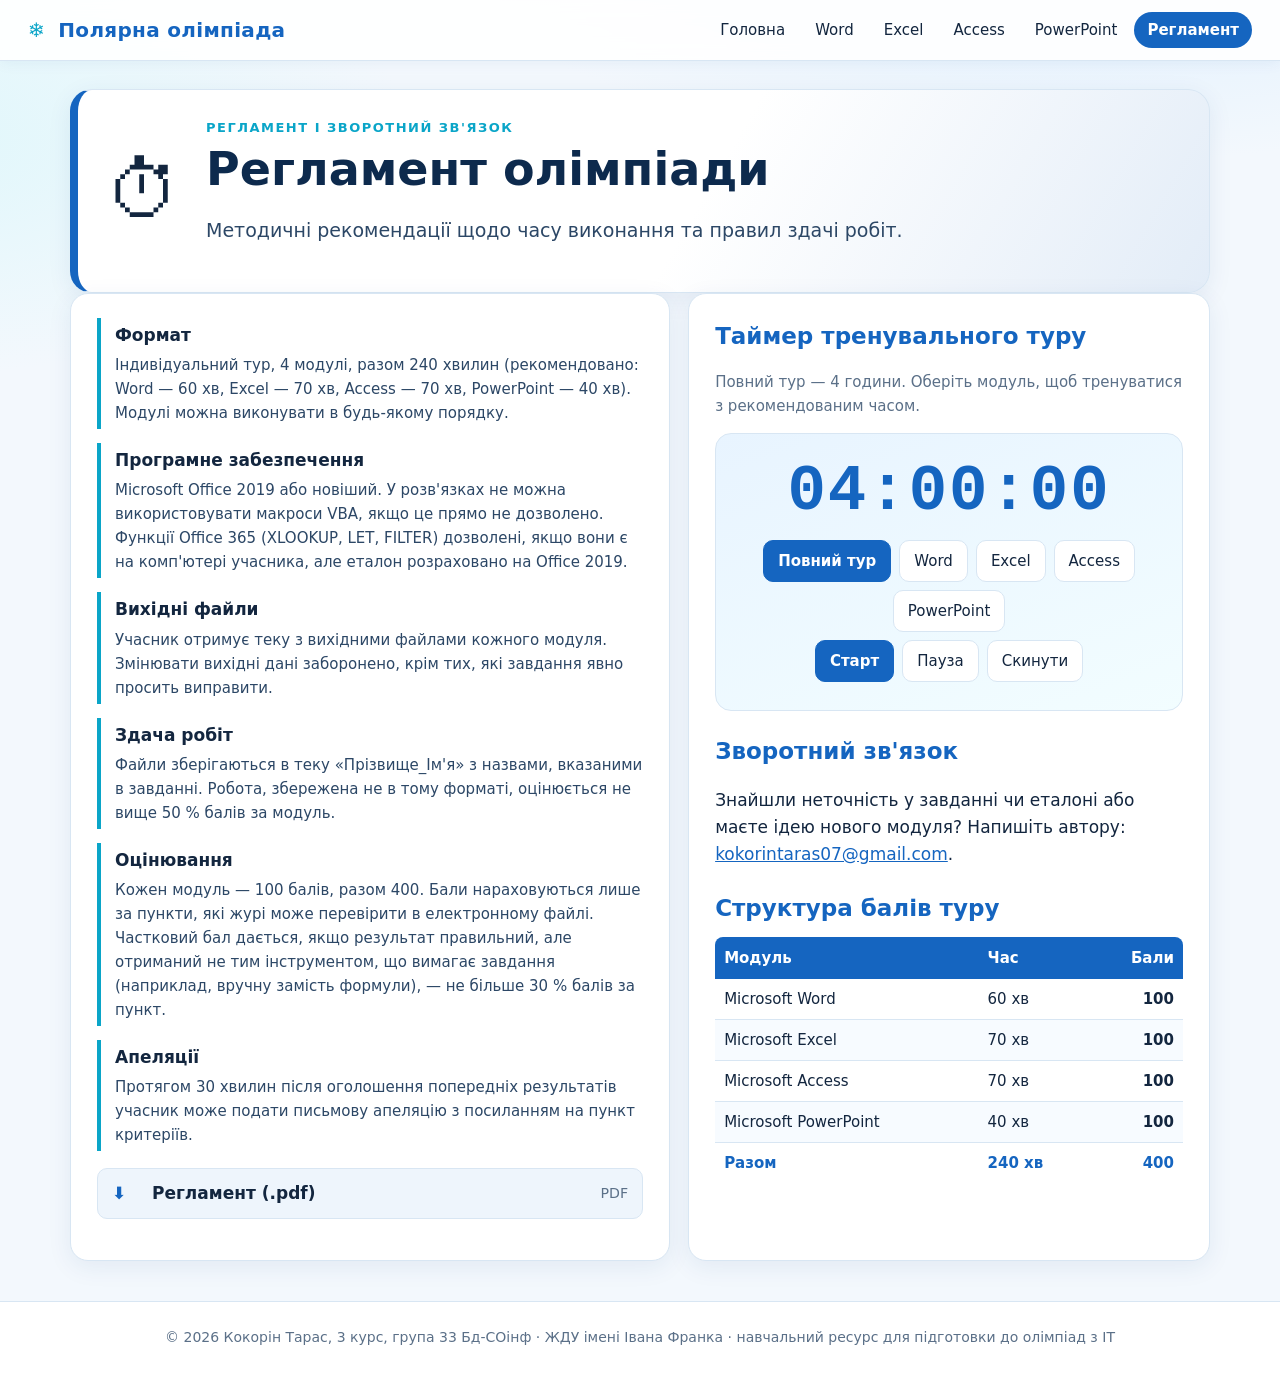
<file: reglament.html>
<!doctype html>
<html lang="uk">
<head>
<meta charset="utf-8">
<meta name="viewport" content="width=device-width, initial-scale=1">
<title>Регламент — Полярна олімпіада</title>
<meta name="description" content="Тренажер для підготовки до олімпіади з інформаційних технологій (офісний пакет) · II–III етап">
<link rel="stylesheet" href="css/style.css?v=5">
</head>
<body>
<header class="top"><a class="brand" href="index.html"><span>❄</span> Полярна олімпіада</a><nav><a href="index.html">Головна</a><a href="word.html">Word</a><a href="excel.html">Excel</a><a href="access.html">Access</a><a href="powerpoint.html">PowerPoint</a><a href="reglament.html" class=on>Регламент</a></nav></header>
<main>

<section class="mod-hero"><div class="icon">⏱</div><div><p class="kicker">Регламент і зворотний зв'язок</p><h1>Регламент олімпіади</h1>
<p class="lead">Методичні рекомендації щодо часу виконання та правил здачі робіт.</p></div></section>
<div class="grid2">
  <section class="card"><div class='rule'><b>Формат</b><p>Індивідуальний тур, 4 модулі, разом 240 хвилин (рекомендовано: Word — 60 хв, Excel — 70 хв, Access — 70 хв, PowerPoint — 40 хв). Модулі можна виконувати в будь-якому порядку.</p></div><div class='rule'><b>Програмне забезпечення</b><p>Microsoft Office 2019 або новіший. У розв&#x27;язках не можна використовувати макроси VBA, якщо це прямо не дозволено. Функції Office 365 (XLOOKUP, LET, FILTER) дозволені, якщо вони є на комп&#x27;ютері учасника, але еталон розраховано на Office 2019.</p></div><div class='rule'><b>Вихідні файли</b><p>Учасник отримує теку з вихідними файлами кожного модуля. Змінювати вихідні дані заборонено, крім тих, які завдання явно просить виправити.</p></div><div class='rule'><b>Здача робіт</b><p>Файли зберігаються в теку «Прізвище_Ім&#x27;я» з назвами, вказаними в завданні. Робота, збережена не в тому форматі, оцінюється не вище 50 % балів за модуль.</p></div><div class='rule'><b>Оцінювання</b><p>Кожен модуль — 100 балів, разом 400. Бали нараховуються лише за пункти, які журі може перевірити в електронному файлі. Частковий бал дається, якщо результат правильний, але отриманий не тим інструментом, що вимагає завдання (наприклад, вручну замість формули), — не більше 30 % балів за пункт.</p></div><div class='rule'><b>Апеляції</b><p>Протягом 30 хвилин після оголошення попередніх результатів учасник може подати письмову апеляцію з посиланням на пункт критеріїв.</p></div>
  <p><a class="dl student" href="files/Регламент олімпіади.pdf" download><span>⬇</span><b>Регламент (.pdf)</b><small>PDF</small></a></p></section>
  <section class="card">
    <h2>Таймер тренувального туру</h2>
    <p class="muted">Повний тур — 4 години. Оберіть модуль, щоб тренуватися з рекомендованим часом.</p>
    <div class="timer"><div id="clock">04:00:00</div>
      <div class="tbtns"><button data-min="240">Повний тур</button><button data-min="60">Word</button><button data-min="70">Excel</button><button data-min="70">Access</button><button data-min="40">PowerPoint</button></div>
      <div class="tbtns"><button id="tstart" class="go">Старт</button><button id="tpause">Пауза</button><button id="treset">Скинути</button></div></div>
    <h2>Зворотний зв'язок</h2>
    <p>Знайшли неточність у завданні чи еталоні або маєте ідею нового модуля? Напишіть автору: <a href="mailto:kokorintaras07@gmail.com?subject=Полярна олімпіада">kokorintaras07@gmail.com</a>.</p>
    <h2>Структура балів туру</h2>
    <table class="rubric"><thead><tr><th>Модуль</th><th>Час</th><th>Бали</th></tr></thead><tbody>
    <tr><td>Microsoft Word</td><td>60 хв</td><td>100</td></tr><tr><td>Microsoft Excel</td><td>70 хв</td><td>100</td></tr><tr><td>Microsoft Access</td><td>70 хв</td><td>100</td></tr><tr><td>Microsoft PowerPoint</td><td>40 хв</td><td>100</td></tr></tbody>
    <tfoot><tr><td>Разом</td><td>240 хв</td><td>400</td></tr></tfoot></table>
  </section>
</div>

</main>
<footer>© 2026 Кокорін Тарас, 3 курс, група 33 Бд-СОінф · ЖДУ імені Івана Франка · навчальний ресурс для підготовки до олімпіад з ІТ</footer>
<script src="js/app.js?v=5"></script>
</body>
</html>
</file>
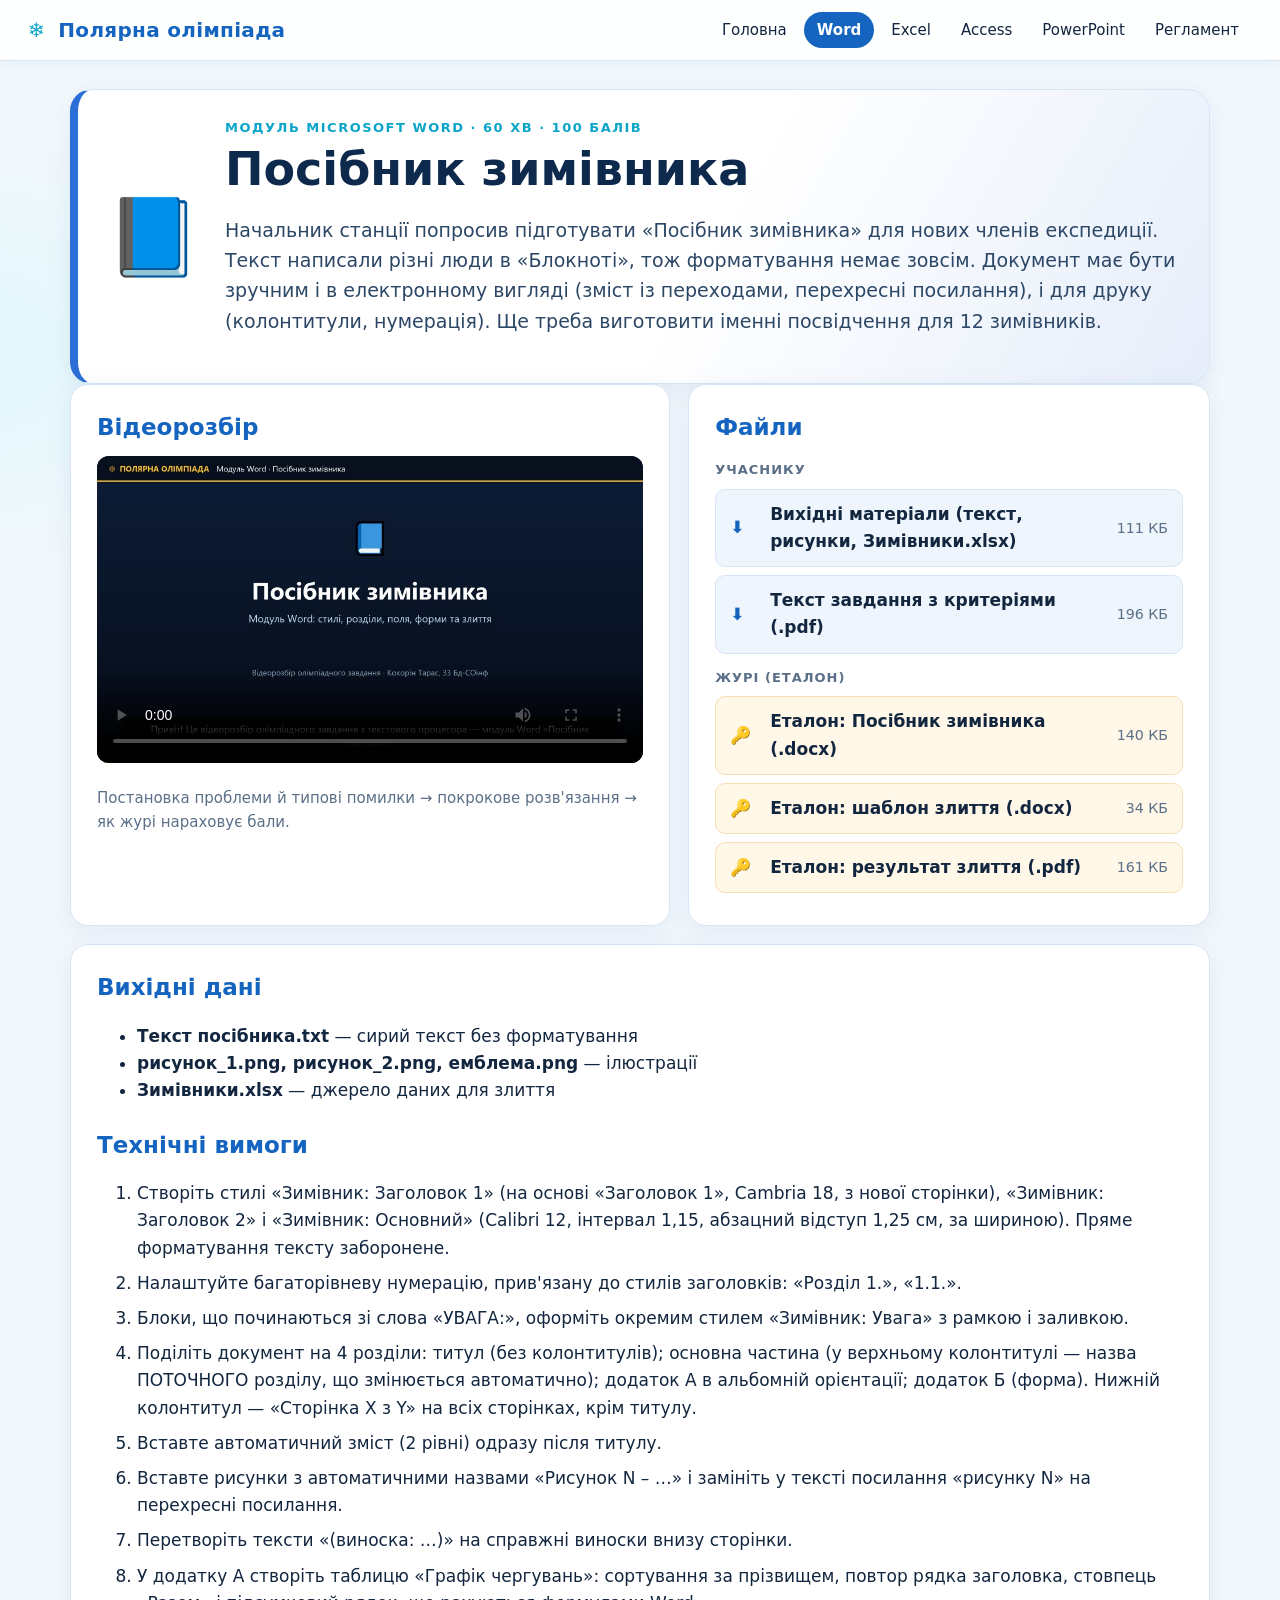
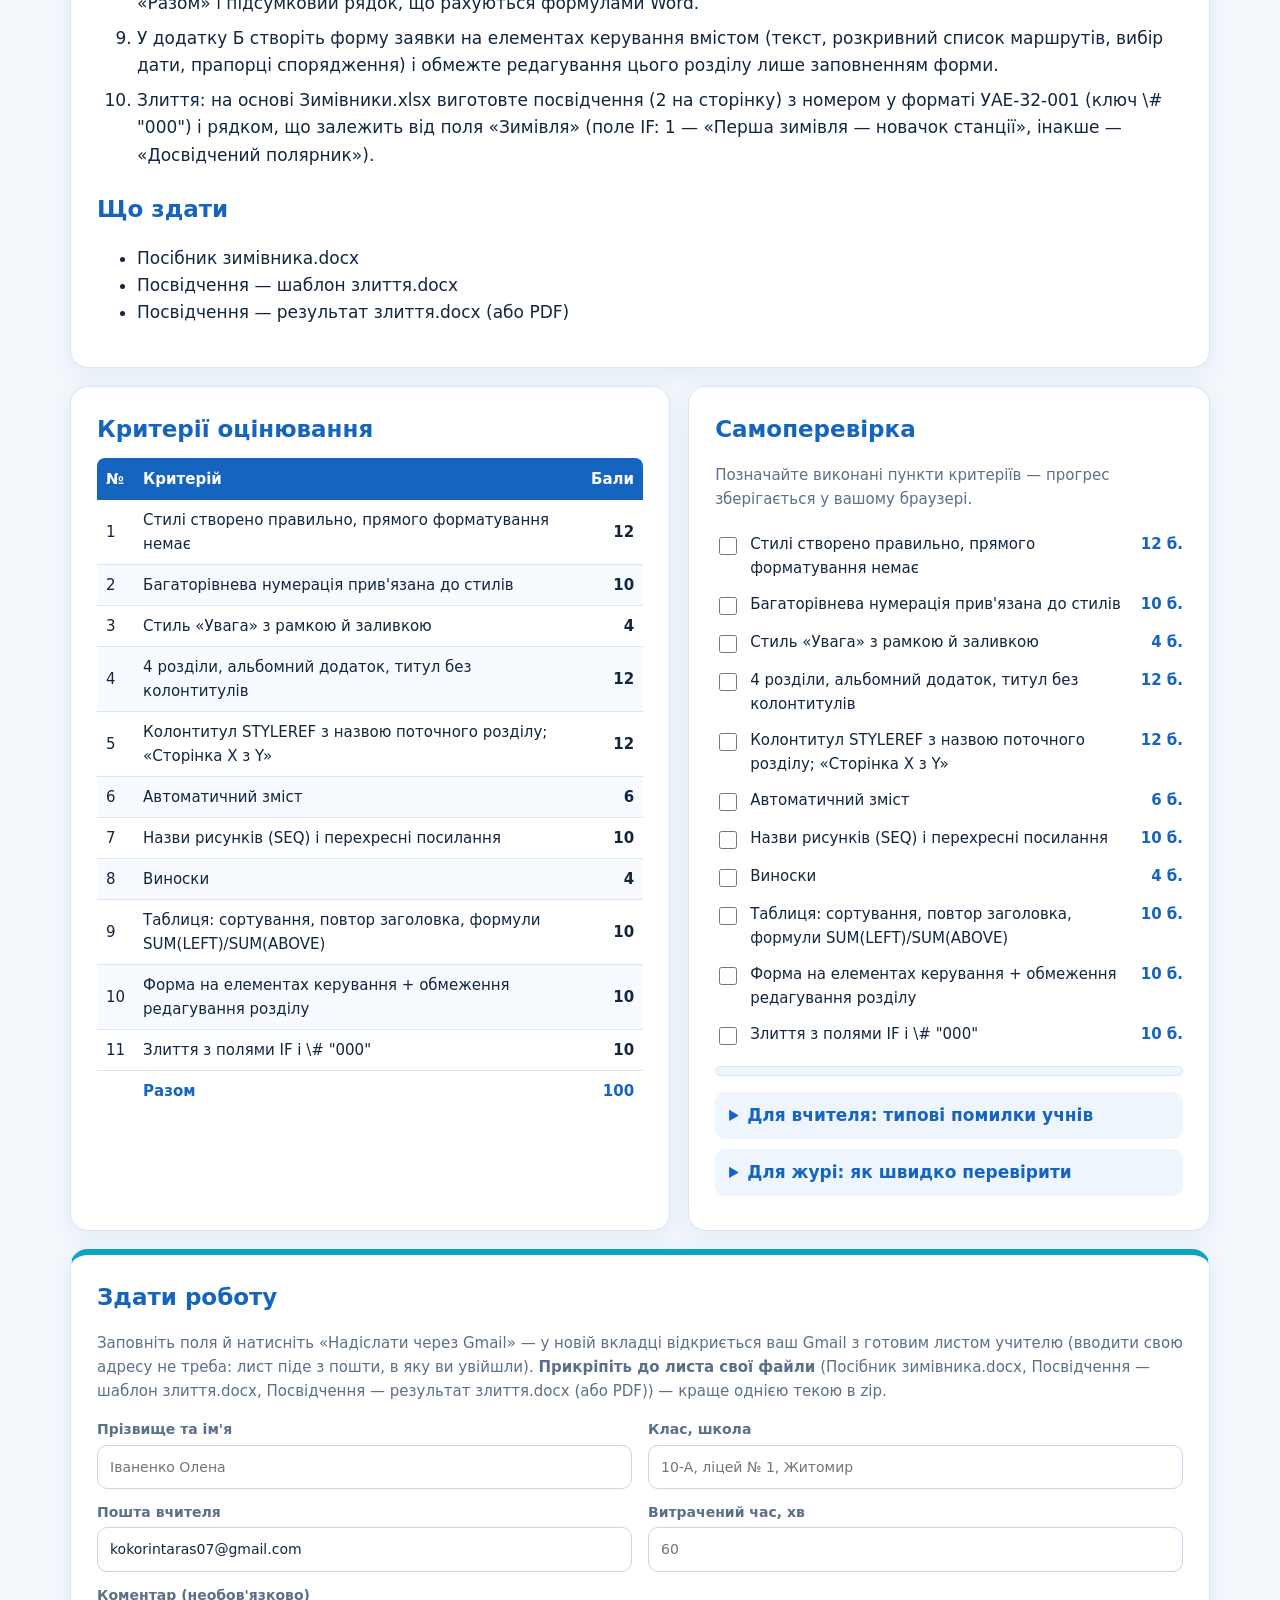
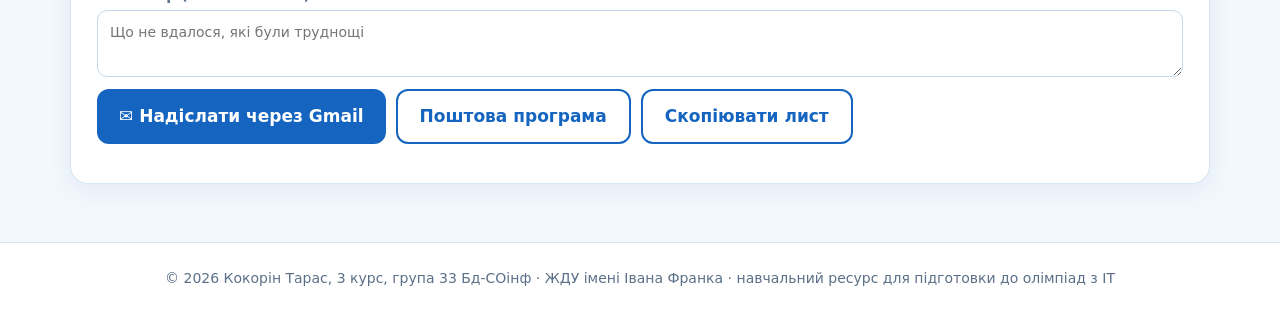
<file: word.html>
<!doctype html>
<html lang="uk">
<head>
<meta charset="utf-8">
<meta name="viewport" content="width=device-width, initial-scale=1">
<title>Посібник зимівника — Полярна олімпіада</title>
<meta name="description" content="Начальник станції попросив підготувати «Посібник зимівника» для нових членів експедиції. Текст написали різні люди в «Блокноті», тож форматування нема">
<link rel="stylesheet" href="css/style.css?v=5">
</head>
<body>
<header class="top"><a class="brand" href="index.html"><span>❄</span> Полярна олімпіада</a><nav><a href="index.html">Головна</a><a href="word.html" class=on>Word</a><a href="excel.html">Excel</a><a href="access.html">Access</a><a href="powerpoint.html">PowerPoint</a><a href="reglament.html">Регламент</a></nav></header>
<main>

<section class="mod-hero word">
  <div class="icon">📘</div>
  <div><p class="kicker">Модуль Microsoft Word · 60 хв · 100 балів</p><h1>Посібник зимівника</h1><p class="lead">Начальник станції попросив підготувати «Посібник зимівника» для нових членів експедиції. Текст написали різні люди в «Блокноті», тож форматування немає зовсім. Документ має бути зручним і в електронному вигляді (зміст із переходами, перехресні посилання), і для друку (колонтитули, нумерація). Ще треба виготовити іменні посвідчення для 12 зимівників.</p></div>
</section>
<div class="grid2">
  <section class="card">
    <h2>Відеорозбір</h2>
    <video controls preload="metadata" poster="img/poster_word.jpg" src="video/word.mp4"></video>
    <p class="muted">Постановка проблеми й типові помилки → покрокове розв'язання → як журі нараховує бали.</p>
  </section>
  <section class="card">
    <h2>Файли</h2>
    <p class="label">Учаснику</p>
    <a class="dl student" href="files/word/Вихідні матеріали.zip" download><span>⬇</span><b>Вихідні матеріали (текст, рисунки, Зимівники.xlsx)</b><small>111 КБ</small></a>
    <a class="dl student" href="files/word/Завдання — Посібник зимівника.pdf" download><span>⬇</span><b>Текст завдання з критеріями (.pdf)</b><small>196 КБ</small></a>
    <p class="label">Журі (еталон)</p>
    <a class="dl jury" href="files/word/Посібник зимівника — еталон.docx" download><span>🔑</span><b>Еталон: Посібник зимівника (.docx)</b><small>140 КБ</small></a><a class="dl jury" href="files/word/Посвідчення — шаблон злиття.docx" download><span>🔑</span><b>Еталон: шаблон злиття (.docx)</b><small>34 КБ</small></a><a class="dl jury" href="files/word/Посвідчення полярника — результат злиття.pdf" download><span>🔑</span><b>Еталон: результат злиття (.pdf)</b><small>161 КБ</small></a>
  </section>
</div>
<section class="card">
  <h2>Вихідні дані</h2><ul><li><b>Текст посібника.txt</b> — сирий текст без форматування</li><li><b>рисунок_1.png, рисунок_2.png, емблема.png</b> — ілюстрації</li><li><b>Зимівники.xlsx</b> — джерело даних для злиття</li></ul>
  <h2>Технічні вимоги</h2><ol class="steps"><li>Створіть стилі «Зимівник: Заголовок 1» (на основі «Заголовок 1», Cambria 18, з нової сторінки), «Зимівник: Заголовок 2» і «Зимівник: Основний» (Calibri 12, інтервал 1,15, абзацний відступ 1,25 см, за шириною). Пряме форматування тексту заборонене.</li><li>Налаштуйте багаторівневу нумерацію, прив&#x27;язану до стилів заголовків: «Розділ 1.», «1.1.».</li><li>Блоки, що починаються зі слова «УВАГА:», оформіть окремим стилем «Зимівник: Увага» з рамкою і заливкою.</li><li>Поділіть документ на 4 розділи: титул (без колонтитулів); основна частина (у верхньому колонтитулі — назва ПОТОЧНОГО розділу, що змінюється автоматично); додаток А в альбомній орієнтації; додаток Б (форма). Нижній колонтитул — «Сторінка X з Y» на всіх сторінках, крім титулу.</li><li>Вставте автоматичний зміст (2 рівні) одразу після титулу.</li><li>Вставте рисунки з автоматичними назвами «Рисунок N – …» і замініть у тексті посилання «рисунку N» на перехресні посилання.</li><li>Перетворіть тексти «(виноска: …)» на справжні виноски внизу сторінки.</li><li>У додатку А створіть таблицю «Графік чергувань»: сортування за прізвищем, повтор рядка заголовка, стовпець «Разом» і підсумковий рядок, що рахуються формулами Word.</li><li>У додатку Б створіть форму заявки на елементах керування вмістом (текст, розкривний список маршрутів, вибір дати, прапорці спорядження) і обмежте редагування цього розділу лише заповненням форми.</li><li>Злиття: на основі Зимівники.xlsx виготовте посвідчення (2 на сторінку) з номером у форматі УАЕ-32-001 (ключ \# &quot;000&quot;) і рядком, що залежить від поля «Зимівля» (поле IF: 1 — «Перша зимівля — новачок станції», інакше — «Досвідчений полярник»).</li></ol>
  <h2>Що здати</h2><ul><li>Посібник зимівника.docx</li><li>Посвідчення — шаблон злиття.docx</li><li>Посвідчення — результат злиття.docx (або PDF)</li></ul>
</section>
<div class="grid2">
  <section class="card">
    <h2>Критерії оцінювання</h2>
    <table class="rubric"><thead><tr><th>№</th><th>Критерій</th><th>Бали</th></tr></thead><tbody><tr><td>1</td><td>Стилі створено правильно, прямого форматування немає</td><td>12</td></tr><tr><td>2</td><td>Багаторівнева нумерація прив&#x27;язана до стилів</td><td>10</td></tr><tr><td>3</td><td>Стиль «Увага» з рамкою й заливкою</td><td>4</td></tr><tr><td>4</td><td>4 розділи, альбомний додаток, титул без колонтитулів</td><td>12</td></tr><tr><td>5</td><td>Колонтитул STYLEREF з назвою поточного розділу; «Сторінка X з Y»</td><td>12</td></tr><tr><td>6</td><td>Автоматичний зміст</td><td>6</td></tr><tr><td>7</td><td>Назви рисунків (SEQ) і перехресні посилання</td><td>10</td></tr><tr><td>8</td><td>Виноски</td><td>4</td></tr><tr><td>9</td><td>Таблиця: сортування, повтор заголовка, формули SUM(LEFT)/SUM(ABOVE)</td><td>10</td></tr><tr><td>10</td><td>Форма на елементах керування + обмеження редагування розділу</td><td>10</td></tr><tr><td>11</td><td>Злиття з полями IF і \# &quot;000&quot;</td><td>10</td></tr></tbody>
    <tfoot><tr><td></td><td>Разом</td><td>100</td></tr></tfoot></table>
  </section>
  <section class="card">
    <h2>Самоперевірка</h2>
    <p class="muted">Позначайте виконані пункти критеріїв — прогрес зберігається у вашому браузері.</p>
    <div class="check" data-module="word"><label><input type="checkbox" data-key="word-r0"> Стилі створено правильно, прямого форматування немає <span class="pts">12 б.</span></label><label><input type="checkbox" data-key="word-r1"> Багаторівнева нумерація прив&#x27;язана до стилів <span class="pts">10 б.</span></label><label><input type="checkbox" data-key="word-r2"> Стиль «Увага» з рамкою й заливкою <span class="pts">4 б.</span></label><label><input type="checkbox" data-key="word-r3"> 4 розділи, альбомний додаток, титул без колонтитулів <span class="pts">12 б.</span></label><label><input type="checkbox" data-key="word-r4"> Колонтитул STYLEREF з назвою поточного розділу; «Сторінка X з Y» <span class="pts">12 б.</span></label><label><input type="checkbox" data-key="word-r5"> Автоматичний зміст <span class="pts">6 б.</span></label><label><input type="checkbox" data-key="word-r6"> Назви рисунків (SEQ) і перехресні посилання <span class="pts">10 б.</span></label><label><input type="checkbox" data-key="word-r7"> Виноски <span class="pts">4 б.</span></label><label><input type="checkbox" data-key="word-r8"> Таблиця: сортування, повтор заголовка, формули SUM(LEFT)/SUM(ABOVE) <span class="pts">10 б.</span></label><label><input type="checkbox" data-key="word-r9"> Форма на елементах керування + обмеження редагування розділу <span class="pts">10 б.</span></label><label><input type="checkbox" data-key="word-r10"> Злиття з полями IF і \# &quot;000&quot; <span class="pts">10 б.</span></label></div>
    <div class="bar"><i data-bar="word"></i></div>
    <details><summary>Для вчителя: типові помилки учнів</summary><ul><li>Заголовки набрано жирним шрифтом вручну — зміст і нумерація не працюють.</li><li>Колонтитул із назвою розділу написано вручну в кожному розділі документа замість поля STYLEREF.</li><li>Альбомну сторінку зроблено для всього документа, бо не вставлено розрив розділу.</li><li>Номер посвідчення виходить «1» замість «001», бо не застосовано ключ формату числа.</li><li>Захист «лише заповнення форм» увімкнено для всього документа — тоді не можна редагувати посібник.</li></ul></details>
    <details><summary>Для журі: як швидко перевірити</summary><p>Перевіряти в режимі показу кодів полів (Alt+F9): STYLEREF, SEQ, REF, IF, MERGEFIELD мають бути саме полями, а не текстом.</p></details>
  </section>
</div>
<section class="card submit" id="submit">
  <h2>Здати роботу</h2>
  <p class="muted">Заповніть поля й натисніть «Надіслати через Gmail» — у новій вкладці відкриється ваш Gmail з готовим листом учителю (вводити свою адресу не треба: лист піде з пошти, в яку ви увійшли).
  <b>Прикріпіть до листа свої файли</b> (Посібник зимівника.docx, Посвідчення — шаблон злиття.docx, Посвідчення — результат злиття.docx (або PDF)) — краще однією текою в zip.</p>
  <form class="sub-form" data-module="word" data-title="Microsoft Word · Посібник зимівника" data-steps="10">
    <label>Прізвище та ім'я<input name="name" required placeholder="Іваненко Олена"></label>
    <label>Клас, школа<input name="school" required placeholder="10-А, ліцей № 1, Житомир"></label>
    <label>Пошта вчителя<input name="to" type="email" required value="kokorintaras07@gmail.com"></label>
    <label>Витрачений час, хв<input name="time" type="number" min="1" max="300" placeholder="60"></label>
    <label class="wide">Коментар (необов'язково)<textarea name="note" rows="2" placeholder="Що не вдалося, які були труднощі"></textarea></label>
    <div class="sub-btns"><button class="btn" type="submit">✉ Надіслати через Gmail</button>
    <button class="btn ghost" type="button" data-act="mailto">Поштова програма</button>
    <button class="btn ghost" type="button" data-act="copy">Скопіювати лист</button></div>
  </form>
  <p class="sub-msg muted"></p>
</section>

</main>
<footer>© 2026 Кокорін Тарас, 3 курс, група 33 Бд-СОінф · ЖДУ імені Івана Франка · навчальний ресурс для підготовки до олімпіад з ІТ</footer>
<script src="js/app.js?v=5"></script>
</body>
</html>
</file>
<file: css/style.css>
:root {
  --bg: #f3f8fd; --card: #ffffff; --line: #d8e6f3; --soft: #eef5fc;
  --text: #13263f; --muted: #5b7088; --accent: #1565c0; --accent2: #0aa5c8; --warm: #f59e0b;
  --word: #2b6fd6; --excel: #1f8f50; --access: #b8343a; --powerpoint: #d2582b;
  --shadow: 0 6px 24px rgba(21, 70, 130, .08);
}
* { box-sizing: border-box; }
html { scroll-behavior: smooth; }
body { margin: 0; color: var(--text); min-height: 100vh;
  background: radial-gradient(1200px 500px at 85% -10%, #d7ecff 0%, transparent 60%),
              radial-gradient(900px 400px at -10% 10%, #dff7fb 0%, transparent 60%), var(--bg);
  font: 17px/1.6 "Segoe UI", system-ui, -apple-system, Roboto, sans-serif; }
a { color: var(--accent); }
.top { position: sticky; top: 0; z-index: 5; display: flex; align-items: center; justify-content: space-between; gap: 16px;
  padding: 12px 28px; background: rgba(255, 255, 255, .9); backdrop-filter: blur(10px);
  border-bottom: 1px solid var(--line); box-shadow: 0 2px 14px rgba(21, 70, 130, .06); flex-wrap: wrap; }
.brand { color: var(--accent); font-weight: 800; font-size: 20px; text-decoration: none; letter-spacing: .3px; }
.brand span { margin-right: 6px; color: var(--accent2); }
nav { display: flex; gap: 4px; flex-wrap: wrap; }
nav a { color: var(--text); text-decoration: none; padding: 6px 13px; border-radius: 999px; font-size: 15px; }
nav a:hover { background: var(--soft); }
nav a.on { background: var(--accent); color: #fff; font-weight: 600; }
main { max-width: 1180px; margin: 0 auto; padding: 28px 20px 40px; }
footer { text-align: center; color: var(--muted); font-size: 14px; padding: 24px 16px 32px; border-top: 1px solid var(--line); background: #fff; }
h1 { font-size: 46px; line-height: 1.15; margin: 6px 0 12px; color: #0d2a4d; }
h2 { font-size: 23px; margin: 22px 0 10px; color: var(--accent); }
.card h2:first-child { margin-top: 0; }
.kicker { color: var(--accent2); text-transform: uppercase; letter-spacing: 1.5px; font-size: 13px; font-weight: 700; margin: 0; }
.lead { font-size: 19px; color: #2c4766; }
.muted { color: var(--muted); font-size: 15px; }
.card { background: var(--card); border: 1px solid var(--line); border-radius: 18px; padding: 24px 26px; margin: 18px 0; box-shadow: var(--shadow); }
.grid2 { display: grid; grid-template-columns: 1.15fr 1fr; gap: 18px; }
.grid2 > .card { margin: 0; }
.grid2 + .card, .card + .grid2, .grid2 + .grid2 { margin-top: 18px; }

/* головна */
.hero { position: relative; overflow: hidden; text-align: center; padding: 72px 20px 62px; border-radius: 26px; color: #fff;
  background: linear-gradient(160deg, #1e88e5 0%, #26c6da 55%, #b2ebf2 100%); box-shadow: 0 18px 40px rgba(30, 136, 229, .25); }
.hero h1 { font-size: 64px; color: #fff; text-shadow: 0 3px 16px rgba(0, 40, 90, .25); }
.hero .kicker { color: #e3f7ff; }
.hero .lead { color: #f2fbff; }
.hero .author { color: #e8f6ff; }
.aurora { position: absolute; inset: -40% -10% auto; height: 120%; pointer-events: none; opacity: .5; filter: blur(40px);
  background: conic-gradient(from 200deg at 50% 60%, transparent, #ffffff88, #b9fbc0aa, #ffffff66, transparent 70%);
  animation: aurora 14s ease-in-out infinite alternate; }
@keyframes aurora { from { transform: translateX(-6%) rotate(-4deg); } to { transform: translateX(6%) rotate(4deg); } }
.hero::after { content: ""; position: absolute; inset: 0; pointer-events: none; opacity: .55;
  background-image: radial-gradient(#fff 1.2px, transparent 1.6px), radial-gradient(#fff 1px, transparent 1.4px);
  background-size: 46px 46px, 73px 73px; background-position: 0 0, 20px 30px; animation: snow 30s linear infinite; }
@keyframes snow { to { background-position: 0 460px, 20px 760px; } }
.hero > *:not(.aurora) { position: relative; z-index: 1; }
.cta { display: flex; gap: 12px; justify-content: center; flex-wrap: wrap; margin-top: 22px; }
.btn { background: var(--accent); color: #fff; font-weight: 700; padding: 12px 22px; border-radius: 12px; text-decoration: none; display: inline-block; }
.btn:hover { filter: brightness(1.08); }
.btn.ghost { background: #fff; color: var(--accent); border: 2px solid var(--accent); }
.hero .btn { background: #fff; color: var(--accent); }
.hero .btn.ghost { background: transparent; color: #fff; border-color: #fff; }
.tips { display: grid; grid-template-columns: 1fr 1fr; gap: 16px; }
.tips > div { background: var(--soft); border-left: 4px solid var(--accent2); border-radius: 10px; padding: 12px 16px; }
.tips p { margin: 6px 0 0; color: #2c4766; font-size: 15px; }
.section-title { font-size: 30px; margin-top: 36px; }
.modules { display: grid; grid-template-columns: repeat(4, 1fr); gap: 16px; }
.mcard { display: flex; flex-direction: column; gap: 6px; padding: 22px; border-radius: 18px; text-decoration: none; color: var(--text);
  background: var(--card); border: 1px solid var(--line); border-top: 6px solid var(--c); box-shadow: var(--shadow); transition: transform .15s, box-shadow .15s; }
.mcard:hover { transform: translateY(-4px); box-shadow: 0 16px 34px rgba(21, 70, 130, .16); }
.mcard .icon { font-size: 42px; }
.mcard .app { color: var(--c); font-weight: 700; font-size: 14px; text-transform: uppercase; }
.mcard b { font-size: 20px; }
.mcard .meta { margin-top: auto; color: var(--accent); font-size: 14px; font-weight: 700; }
.word { --c: var(--word); } .excel { --c: var(--excel); } .access { --c: var(--access); } .powerpoint { --c: var(--powerpoint); }

/* сторінка модуля */
.mod-hero { display: flex; gap: 24px; align-items: center; padding: 28px; border-radius: 22px; box-shadow: var(--shadow);
  background: linear-gradient(120deg, #fff 55%, color-mix(in srgb, var(--c, var(--accent)) 12%, #fff));
  border: 1px solid var(--line); border-left: 8px solid var(--c, var(--accent)); }
.mod-hero .icon { font-size: 76px; }
.mod-hero h1 { margin: 4px 0 8px; }
video { width: 100%; border-radius: 12px; background: #0d2a4d; aspect-ratio: 16 / 9; }
.label { margin: 14px 0 6px; font-weight: 700; color: var(--muted); text-transform: uppercase; font-size: 13px; letter-spacing: 1px; }
.dl { display: grid; grid-template-columns: 30px 1fr auto; align-items: center; gap: 10px; padding: 11px 14px; margin: 8px 0;
  border-radius: 10px; text-decoration: none; color: var(--text); background: var(--soft); border: 1px solid var(--line); }
.dl:hover { border-color: var(--accent); background: #e4f0fc; }
.dl span { color: var(--accent); font-weight: 700; }
.dl.jury { background: #fff7e8; border-color: #f6dfb2; }
.dl.jury span { color: var(--warm); }
.dl small { color: var(--muted); }
.steps li { margin: 8px 0; }
.rubric { width: 100%; border-collapse: collapse; font-size: 15px; }
.rubric th { background: var(--accent); color: #fff; text-align: left; padding: 9px; }
.rubric th:first-child { border-radius: 8px 0 0 0; } .rubric th:last-child { border-radius: 0 8px 0 0; }
.rubric td { padding: 8px 9px; border-bottom: 1px solid var(--line); }
.rubric tbody tr:nth-child(even) td { background: #f7fbff; }
.rubric td:last-child, .rubric th:last-child { text-align: right; font-weight: 700; }
.rubric tfoot td { font-weight: 800; color: var(--accent); border: 0; }
.check label { display: flex; gap: 10px; align-items: flex-start; padding: 6px 0; cursor: pointer; font-size: 15px; }
.check input { margin-top: 5px; accent-color: var(--accent); width: 18px; height: 18px; flex: none; }
.check .pts { margin-left: auto; color: var(--accent); font-weight: 700; white-space: nowrap; padding-left: 8px; }
.bar { height: 10px; background: var(--soft); border-radius: 6px; margin: 12px 0 16px; overflow: hidden; border: 1px solid var(--line); }
.bar i { display: block; height: 100%; width: 0; background: linear-gradient(90deg, var(--accent), var(--accent2)); transition: width .3s; }
details { background: var(--soft); border-radius: 10px; padding: 10px 14px; margin: 10px 0; }
summary { cursor: pointer; font-weight: 600; color: var(--accent); }

/* регламент */
.rule { border-left: 4px solid var(--accent2); padding: 4px 0 4px 14px; margin: 0 0 14px; }
.rule p { margin: 4px 0 0; color: #2c4766; font-size: 15px; }
.timer { background: linear-gradient(160deg, #e8f4ff, #f2fdff); border: 1px solid var(--line); border-radius: 16px; padding: 20px; text-align: center; }
#clock { font: 700 64px/1 Consolas, monospace; color: var(--accent); margin: 6px 0 16px; letter-spacing: 2px; }
#clock.done { color: #d32f2f; animation: blink 1s infinite; }
@keyframes blink { 50% { opacity: .3; } }
.tbtns { display: flex; gap: 8px; justify-content: center; flex-wrap: wrap; margin: 8px 0; }
.tbtns button { background: #fff; color: var(--text); border: 1px solid var(--line); border-radius: 10px; padding: 8px 14px; font: inherit; font-size: 15px; cursor: pointer; }
.tbtns button:hover { border-color: var(--accent); }
.tbtns button.sel, .tbtns button.go { background: var(--accent); border-color: var(--accent); color: #fff; font-weight: 700; }

/* здача роботи */
.submit { border-top: 6px solid var(--accent2); }
.sub-form { display: grid; grid-template-columns: 1fr 1fr; gap: 12px 16px; margin-top: 10px; }
.sub-form label { display: flex; flex-direction: column; gap: 4px; font-size: 14px; color: var(--muted); font-weight: 600; }
.sub-form .wide { grid-column: 1 / -1; }
.sub-form input, .sub-form textarea { background: #fff; color: var(--text); border: 1px solid #c4d7ea; border-radius: 10px; padding: 10px 12px; font: inherit; font-weight: 400; }
.sub-form input:focus, .sub-form textarea:focus { outline: 2px solid var(--accent2); border-color: transparent; }
.sub-btns { grid-column: 1 / -1; display: flex; gap: 10px; flex-wrap: wrap; }
.sub-form .btn { border: 0; cursor: pointer; font: inherit; font-weight: 700; }
.sub-form .btn.ghost { border: 2px solid var(--accent); }
.sub-msg { margin-top: 10px; color: var(--excel); font-weight: 600; }

@media (max-width: 900px) {
  .grid2, .tips { grid-template-columns: 1fr; }
  .modules { grid-template-columns: 1fr 1fr; }
  h1, .hero h1 { font-size: 38px; }
  .mod-hero { flex-direction: column; align-items: flex-start; }
}
@media (max-width: 560px) {
  .modules, .sub-form { grid-template-columns: 1fr; }
  .top { padding: 10px 16px; }
  main { padding: 18px 16px; }
  #clock { font-size: 46px; }
}
</file>
